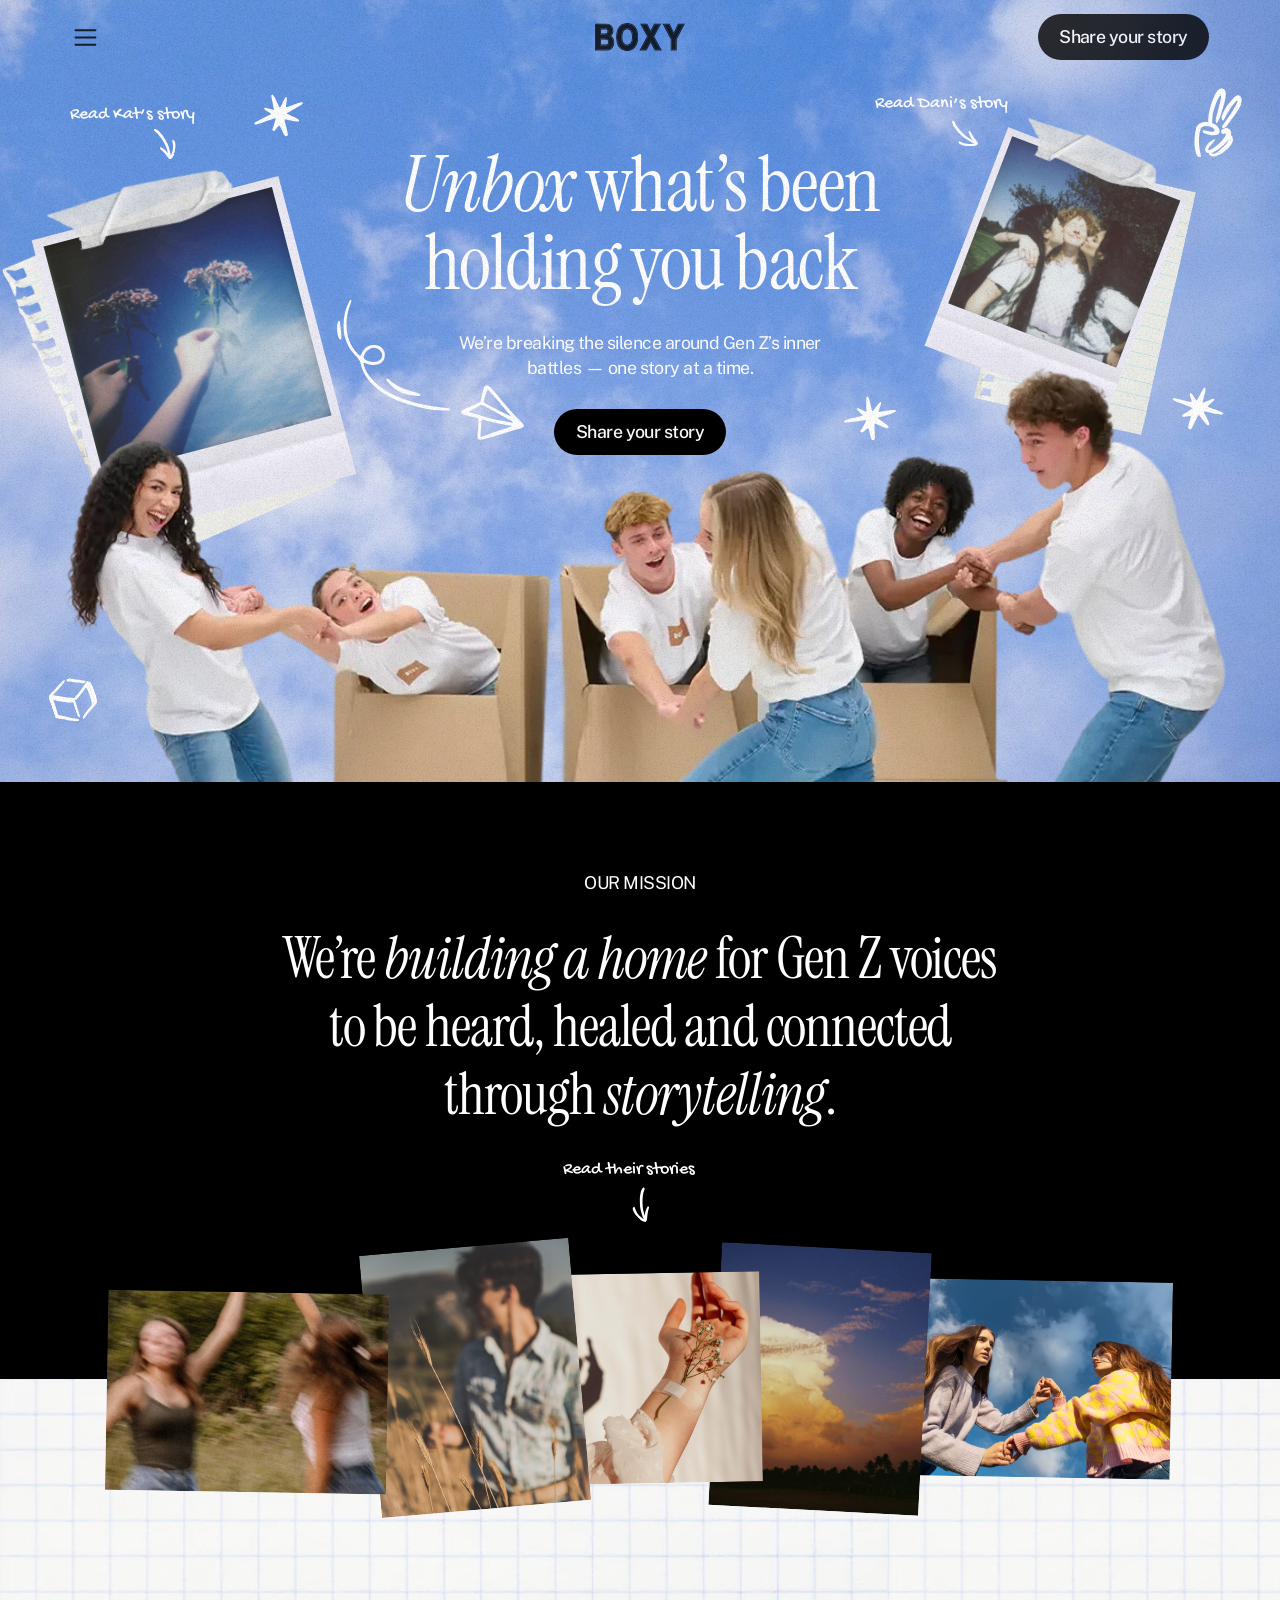
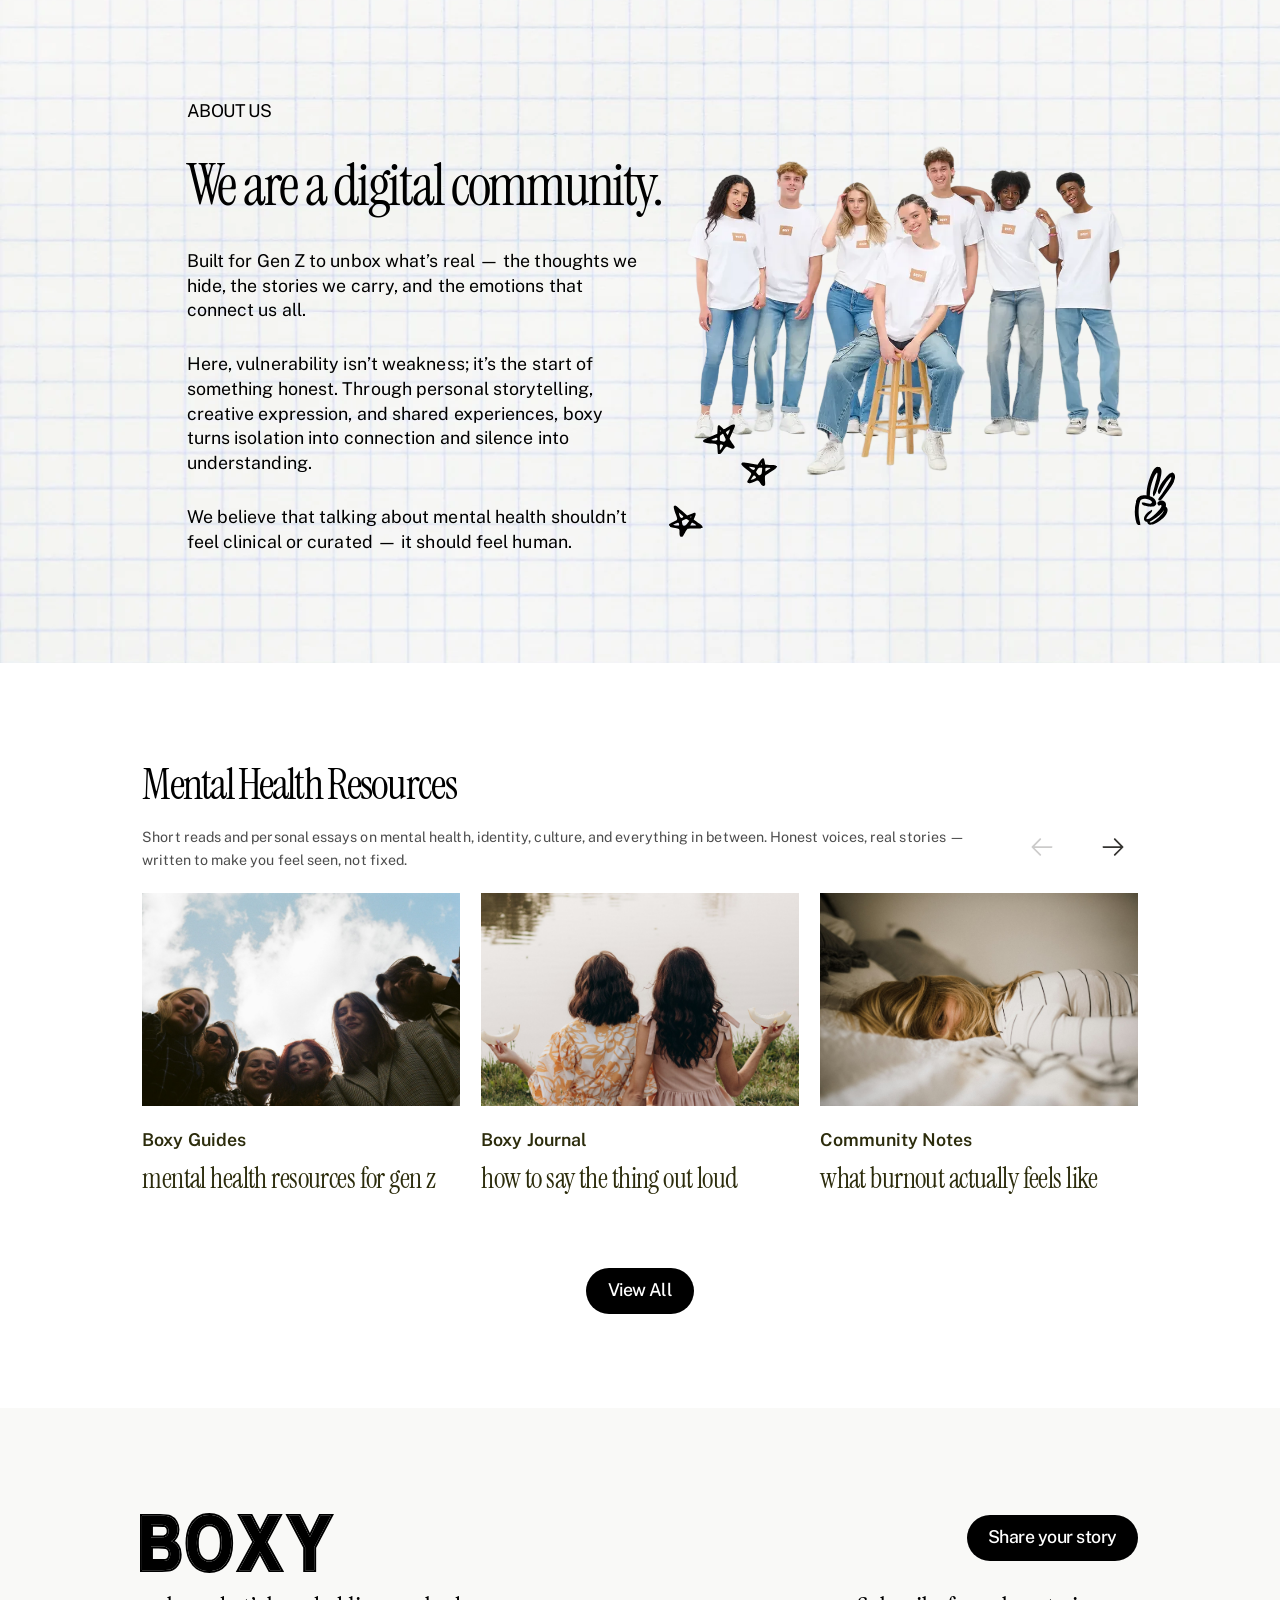
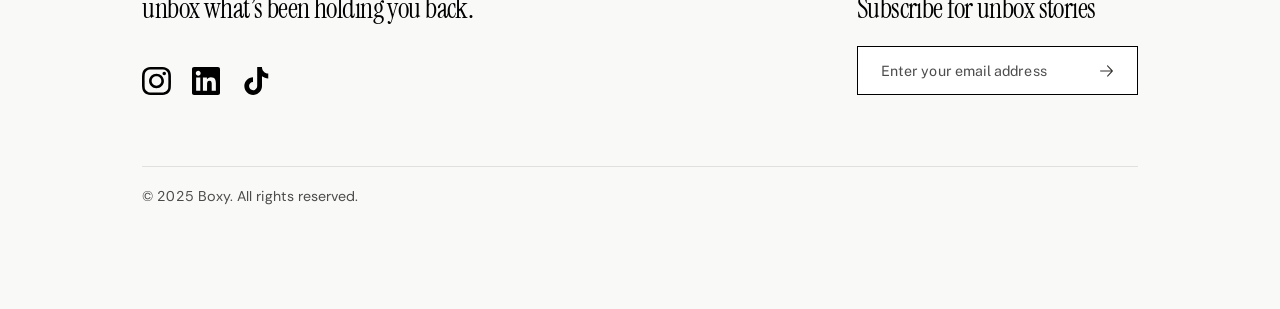
<file: index.html>
<!doctype html>
<html lang="en">
<head>
<meta charset="utf-8">
<meta name="viewport" content="width=device-width, initial-scale=1">
<title>BOXY — Unbox what’s been holding you back</title>
<meta name="description" content="Boxy is a home for Gen Z voices to be heard, healed and connected through storytelling.">
<link rel="icon" href="favicon.svg" type="image/svg+xml">
<link rel="preconnect" href="https://fonts.googleapis.com">
<link rel="preconnect" href="https://fonts.gstatic.com" crossorigin>
<link href="https://fonts.googleapis.com/css2?family=Gochi+Hand&family=Instrument+Serif:ital@0;1&family=Public+Sans:wght@400;500;600&family=Rethink+Sans&display=swap" rel="stylesheet">
<link rel="stylesheet" href="css/style.css?v=3">
<script>document.documentElement.classList.add('js')</script>
</head>
<body>
<div class="page">

  <section class="hero-home">
    <header class="nav">
      <div><button class="nav-menu" type="button" aria-controls="menu"><img src="assets/icon-list.svg" alt=""></button></div>
      <a class="nav-logo" href="index.html" aria-label="Boxy — home"><img src="assets/home-logo.svg" alt=""></a>
      <div><a class="btn" href="share.html#write">Share your story</a></div>
    </header>

    <!-- scribbles + polaroids (coordinates straight from the Figma frame) -->
    <img class="abs par bob" style="left:379px;top:337px;transform:scaleY(-1);--d:22" src="assets/home-plane.svg" alt="">

    <div class="rb par" style="left:280px;top:99px;width:67.957px;height:60.981px;--d:30"><img class="wig" style="transform:rotate(-11.77deg) scaleY(-1)" src="assets/home-spark-1.svg" alt=""></div>
    <img class="note par" style="left:189.71px;top:426.53px;width:284.636px;height:415.239px;--r:-22.83deg;--d:-8;--i:0" src="assets/note-paper.webp" alt="">
    <a class="pol par" href="share.html#kat" aria-label="Read Kat’s story" style="--x:218.7px;--y:401.5px;--w:287.283px;--r:-14.62deg;--d:-16;--i:1">
      <span class="pol-base"><img src="assets/polaroid-base.jpg" alt=""></span>
      <span class="pol-photo"><img src="assets/photo-flowers.jpg" alt="A hand holding flowers up to a blue sky"></span>
      <img class="pol-tape" src="assets/tape.webp" alt="">
    </a>
    <p class="tag hand par" style="left:149px;top:116px;--d:-22">Read Kat’s story</p>
    <div class="rb par" style="left:165.69px;top:144px;width:36.007px;height:35.828px;--d:-22"><img class="bob" style="transform:rotate(104.05deg)" src="assets/arrow-scribble.svg" alt=""></div>
    <button class="abs par cube" type="button" aria-label="Spin the box" style="left:50px;top:755.79px;width:64.142px;height:62.464px;--d:36">
      <span class="rb" style="left:6px;top:20.56px;width:28.061px;height:22.311px"><img style="transform:rotate(-19.14deg)" src="assets/cube-1.svg" alt=""></span>
      <span class="rb" style="left:45.12px;top:12.92px;width:13.088px;height:25.951px"><img style="transform:rotate(-19.14deg)" src="assets/cube-2.svg" alt=""></span>
      <span class="rb" style="left:4.19px;top:20.74px;width:34.995px;height:41.722px"><img style="transform:rotate(-19.14deg)" src="assets/cube-3.svg" alt=""></span>
      <span class="rb" style="left:31.17px;top:31.1px;width:10.668px;height:21.626px"><img style="transform:rotate(-19.14deg)" src="assets/cube-4.svg" alt=""></span>
      <span class="rb" style="left:30.98px;top:9.89px;width:33.138px;height:42.953px"><img style="transform:rotate(-19.14deg)" src="assets/cube-5.svg" alt=""></span>
      <span class="rb" style="left:23.66px;top:2.01px;width:22.335px;height:16.652px"><img style="transform:rotate(-19.14deg)" src="assets/cube-6.svg" alt=""></span>
      <span class="rb" style="left:.78px;top:1.08px;width:53.432px;height:40.489px"><img style="transform:rotate(-19.14deg)" src="assets/cube-7.svg" alt=""></span>
    </button>

    <img class="abs par wig" style="left:950px;top:445px;transform:scaleY(-1);--d:26;--i:2" src="assets/home-spark-1.svg" alt="">
    <img class="note par" style="left:1219.52px;top:332.47px;width:216.315px;height:315.592px;--r:12.76deg;--d:8;--i:2" src="assets/note-paper.webp" alt="">
    <a class="pol par" href="share.html#dani" aria-label="Read Dani’s story" style="--x:1189.64px;--y:305.2px;--w:218.328px;--r:20.97deg;--d:16;--i:3">
      <span class="pol-base"><img src="assets/polaroid-base.jpg" alt=""></span>
      <span class="pol-photo"><img src="assets/photo-friends.jpg" alt="Two friends kissing a third on the cheeks"></span>
      <img class="pol-tape" src="assets/tape.webp" alt="">
    </a>
    <p class="tag hand par" style="left:1059px;top:104px;--d:22">Read Dani’s story</p>
    <img class="abs par bob" style="left:1071.26px;top:135.05px;transform:scaleY(-1);--d:22;--i:1" src="assets/arrow-scribble.svg" alt="">
    <div class="rb par" style="left:1339px;top:95px;width:59.618px;height:88.386px;--d:34"><img class="wig" style="transform:rotate(10.9deg);--i:3" src="assets/peace.svg" alt=""></div>
    <div class="rb par" style="left:1309px;top:423px;width:75.698px;height:72.075px;--d:40"><img class="wig" style="transform:rotate(28.46deg) scaleY(-1);--i:1" src="assets/home-spark-1.svg" alt=""></div>

    <div class="hero-copy">
      <h1><em>Unbox </em>what’s been<br>holding you back</h1>
      <p>We’re breaking the silence around Gen Z’s inner battles — one story at a time.</p>
      <a class="btn" href="share.html#write">Share your story</a>
    </div>

    <div class="people par" style="--d:-6"><img src="assets/people.webp" alt="Six friends in white tees climbing out of cardboard boxes, pulling each other up"></div>
    <div class="grain"></div>
  </section>

  <nav class="menu" id="menu" aria-label="Main">
    <a href="index.html">Home</a>
    <a href="share.html#write">Share your story</a>
    <a href="share.html">Read stories</a>
    <a href="#about">About us</a>
    <a href="#resources">Resources</a>
    <small>unbox what’s been holding you back.</small>
  </nav>

  <main>
    <section class="mission" id="mission">
      <p class="eyebrow rv">OUR MISSION</p>
      <h2 data-words><span>We’re <em>building a home</em> for Gen Z voices<br>to be heard, healed and connected<br>through <em>storytelling</em>.</span></h2>
      <p class="tag hand">Read their stories</p>
      <div class="rb tag-arrow"><img style="transform:rotate(44.05deg) scaleY(-1)" src="assets/arrow-scribble.svg" alt=""></div>
    </section>

    <section class="about" id="about">
      <div class="strip">
        <a href="share.html" style="--x:1161.91px;--y:.28px;--w:312px;--h:222px;--r:1deg"><img src="assets/strip-5.jpg" alt="Two friends holding hands under a blue sky"><span class="strip-over"><b>Maya &amp; Jo’s story</b>“We stopped pretending we were fine — and started holding on to each other.”<span>Read More</span></span></a>
        <a href="share.html" style="--x:922.96px;--y:.54px;--w:236px;--h:296px;--r:3deg"><img src="assets/strip-4.jpg" alt="Storm clouds lit orange at sunset"><span class="strip-over"><b>Leo’s story</b>“Some days are heavy weather. I’m learning they pass.”<span>Read More</span></span></a>
        <a href="share.html#kat" style="--x:737.91px;--y:-.51px;--w:236px;--h:236px;--r:-1deg"><img src="assets/strip-3.jpg" alt="A hand with a plaster holding dried flowers"><span class="strip-over"><b>Kat’s story</b>“Healing looked small at first. Then it didn’t.”<span>Read More</span></span></a>
        <a href="share.html" style="--x:534.32px;--y:-.28px;--w:236px;--h:296px;--r:-5deg"><img src="assets/strip-2.jpg" alt="A young man standing in a wheat field"><span class="strip-over"><b>Brandon’s story</b>“I didn’t have the words until I read someone else’s.”<span>Read More</span></span></a>
        <a href="share.html#dani" style="--x:277.91px;--y:14.67px;--w:315.827px;--h:224.723px;--r:1deg"><img src="assets/strip-1.jpg" alt="Two friends dancing in a field"><span class="strip-over"><b>Dani’s story</b>“Turns out joy comes back. It just takes the long way.”<span>Read More</span></span></a>
      </div>

      <div class="about-copy">
        <p class="eyebrow rv">ABOUT US</p>
        <h2 class="rv">We are a digital community.</h2>
        <p class="rv">Built for Gen Z to unbox what’s real — the thoughts we hide, the stories we carry, and the emotions that connect us all.</p>
        <p class="rv">Here, vulnerability isn’t weakness; it’s the start of something honest. Through personal storytelling, creative expression, and shared experiences, boxy turns isolation into connection and silence into understanding.</p>
        <p class="rv">We believe that talking about mental health shouldn’t feel clinical or curated — it should feel human.</p>
      </div>
      <div class="about-art rv">
        <div class="about-photo"><img src="assets/group.webp" alt="The Boxy community: seven friends in matching white tees"></div>
        <div class="rb" style="left:502.59px;top:410.17px;width:50.735px;height:75.218px"><img class="wig" style="transform:rotate(10.9deg) scale(.851);filter:invert(1)" src="assets/peace.svg" alt=""></div>
        <div class="rb" style="left:20.65px;top:366px;width:36px;height:34px"><img class="wig" style="transform:scaleY(-1);--i:1" src="assets/about-star-1.svg" alt=""></div>
        <div class="rb" style="left:56.2px;top:393.6px;width:48.2px;height:47.7px"><img class="wig" style="transform:rotate(-147.31deg) scaleX(-1);--i:2" src="assets/about-star-2.svg" alt=""></div>
        <div class="rb" style="left:-25px;top:449.6px;width:45.6px;height:46.4px"><img class="wig" style="transform:rotate(-114.62deg) scaleX(-1);--i:3" src="assets/about-star-3.svg" alt=""></div>
      </div>
    </section>

    <section class="resources" id="resources">
      <div class="res-inner">
        <div class="res-head">
          <div>
            <h2 class="rv">Mental Health Resources</h2>
            <p class="rv">Short reads and personal essays on mental health, identity, culture, and everything in between. Honest voices, real stories — written to make you feel seen, not fixed.</p>
          </div>
          <div class="res-arrows">
            <button class="prev" type="button" aria-label="Previous resources"><img src="assets/arrow-left.svg" alt=""></button>
            <button class="next" type="button" aria-label="More resources"><img src="assets/arrow-right.svg" alt=""></button>
          </div>
        </div>
        <div class="res-track"></div><!-- cards come from js/articles.js -->
      </div>
      <button class="btn" id="viewAll" type="button">View All</button>
    </section>
  </main>

  <footer class="footer">
    <div class="footer-top">
      <div class="footer-brand">
        <div class="footer-id">
          <div class="footer-logo"><img src="assets/logo-footer.svg" alt="Boxy"></div>
          <p class="serif-32">unbox what’s been holding you back.</p>
        </div>
        <div class="socials">
          <a href="#" aria-label="Instagram"><img src="assets/social-ig.svg" alt=""></a>
          <a href="#" aria-label="LinkedIn"><img src="assets/social-in.svg" alt=""></a>
          <a href="#" aria-label="TikTok"><img src="assets/social-tt.svg" alt=""></a>
        </div>
      </div>
      <div class="footer-side">
        <a class="btn" href="share.html#write">Share your story</a>
        <form class="subscribe" novalidate>
          <label class="serif-32" for="sub">Subscribe for unbox stories</label>
          <div class="subscribe-field">
            <input id="sub" type="email" placeholder="Enter your email address" autocomplete="email" required>
            <button type="submit" aria-label="Subscribe"><img src="assets/arrow-right-sm.svg" alt=""></button>
            <span class="subscribe-ok" role="status">You’re in — talk soon.</span>
          </div>
        </form>
      </div>
    </div>
    <div class="footer-bottom"><hr><p>© 2025 Boxy. All rights reserved.</p></div>
  </footer>
</div>
<script src="js/articles.js?v=3"></script>
<script src="js/main.js?v=3"></script>
</body>
</html>
</file>
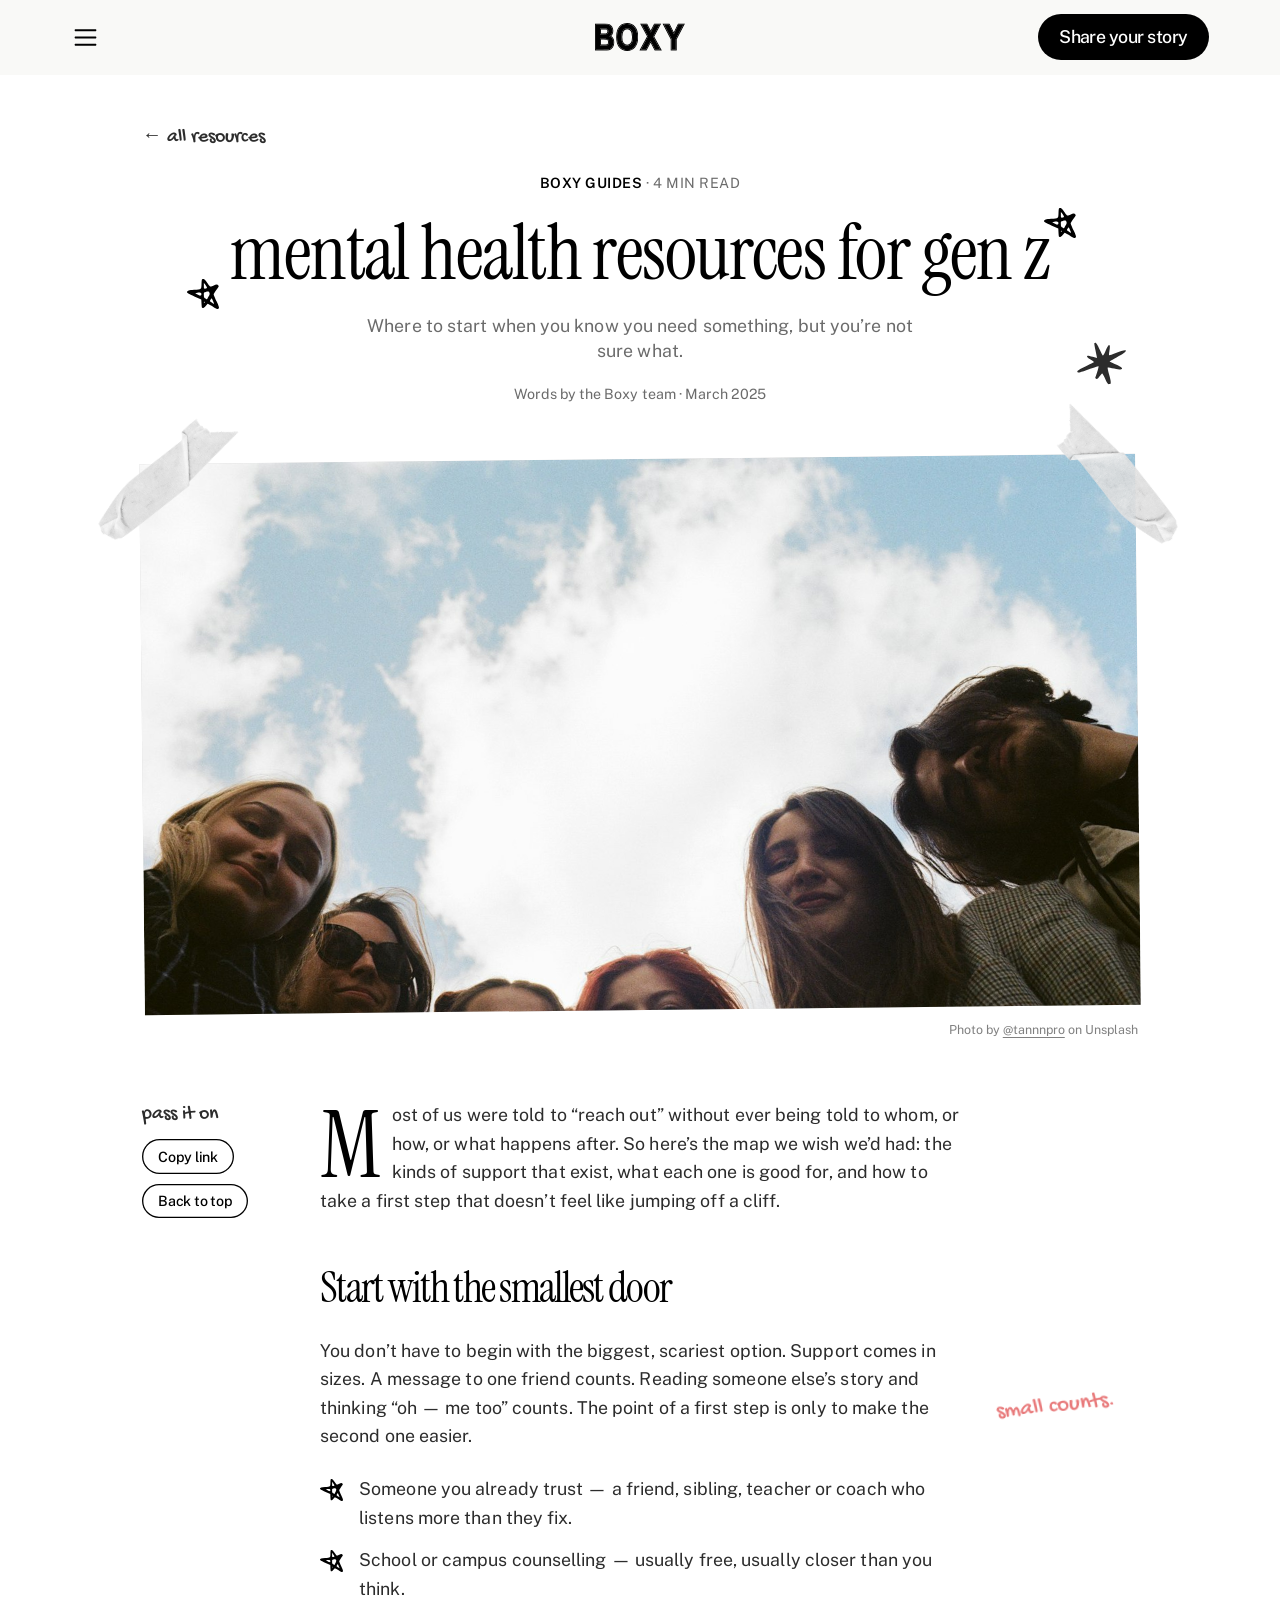
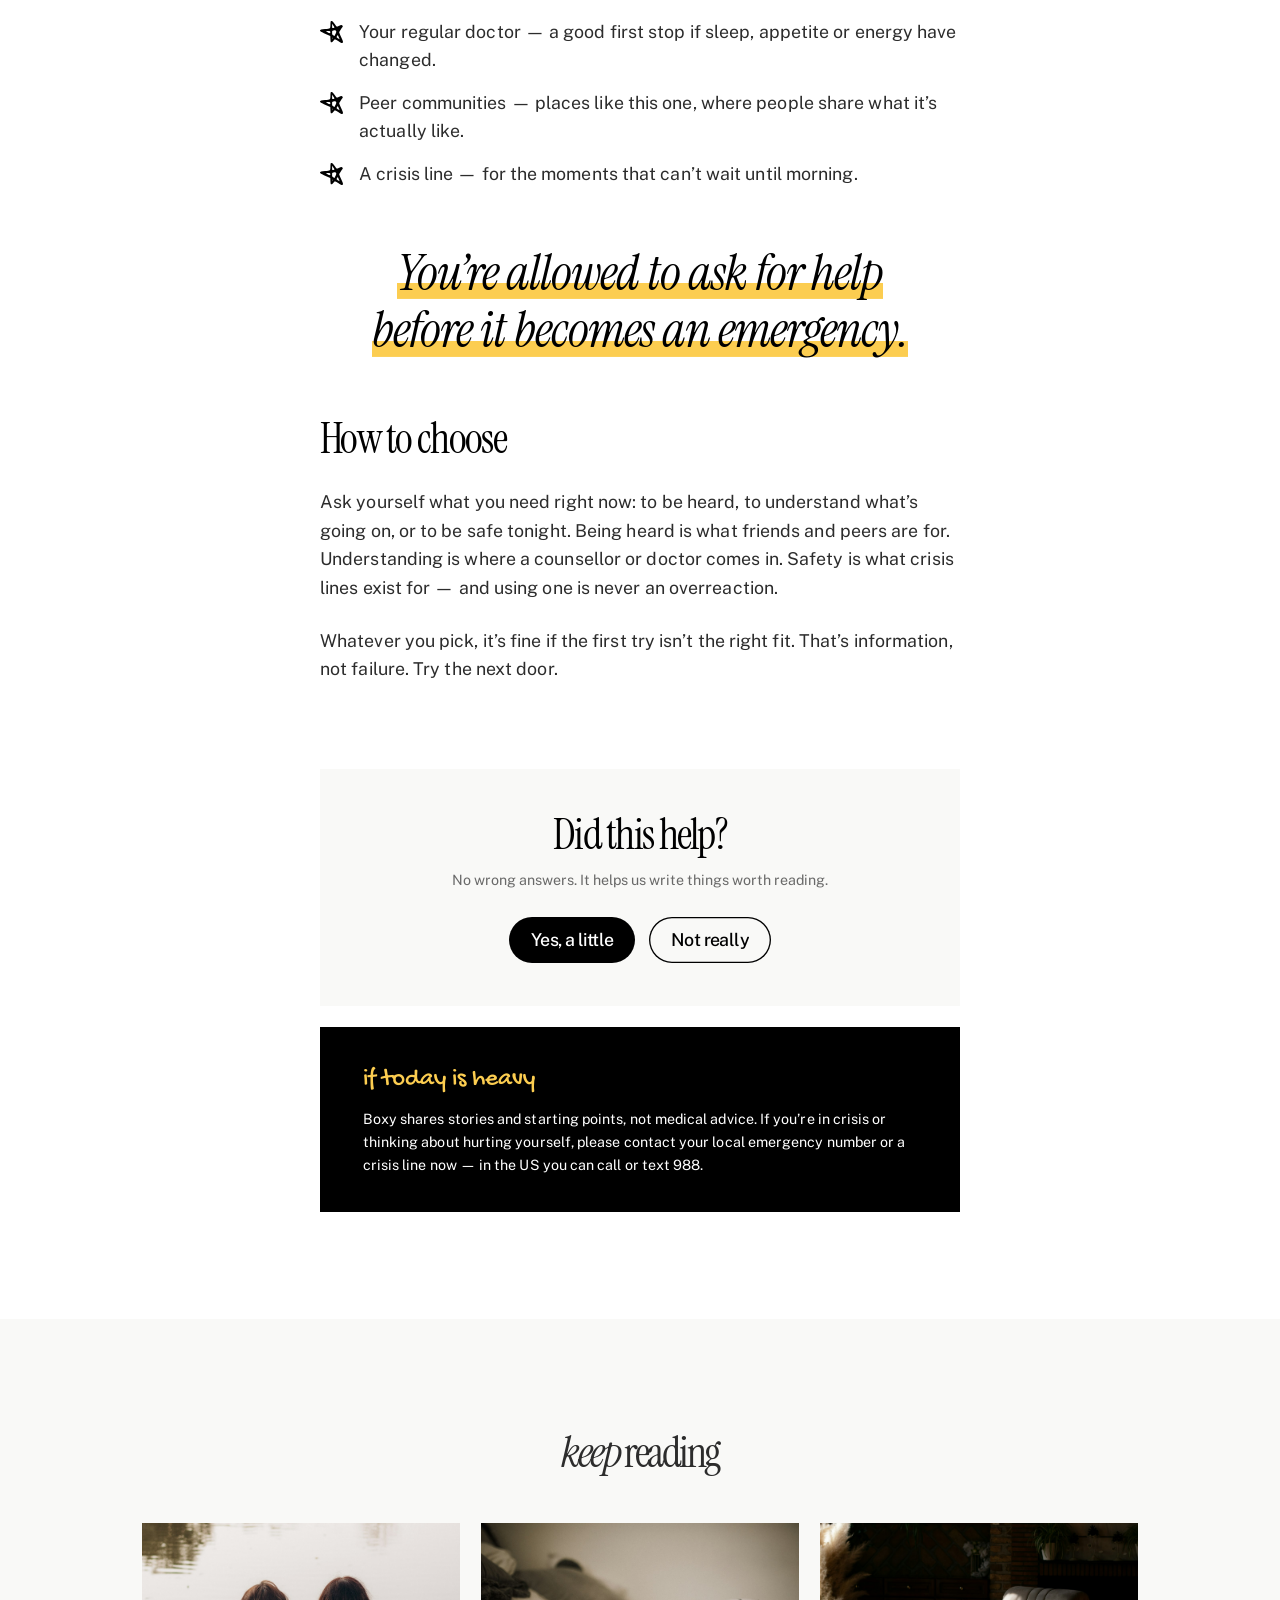
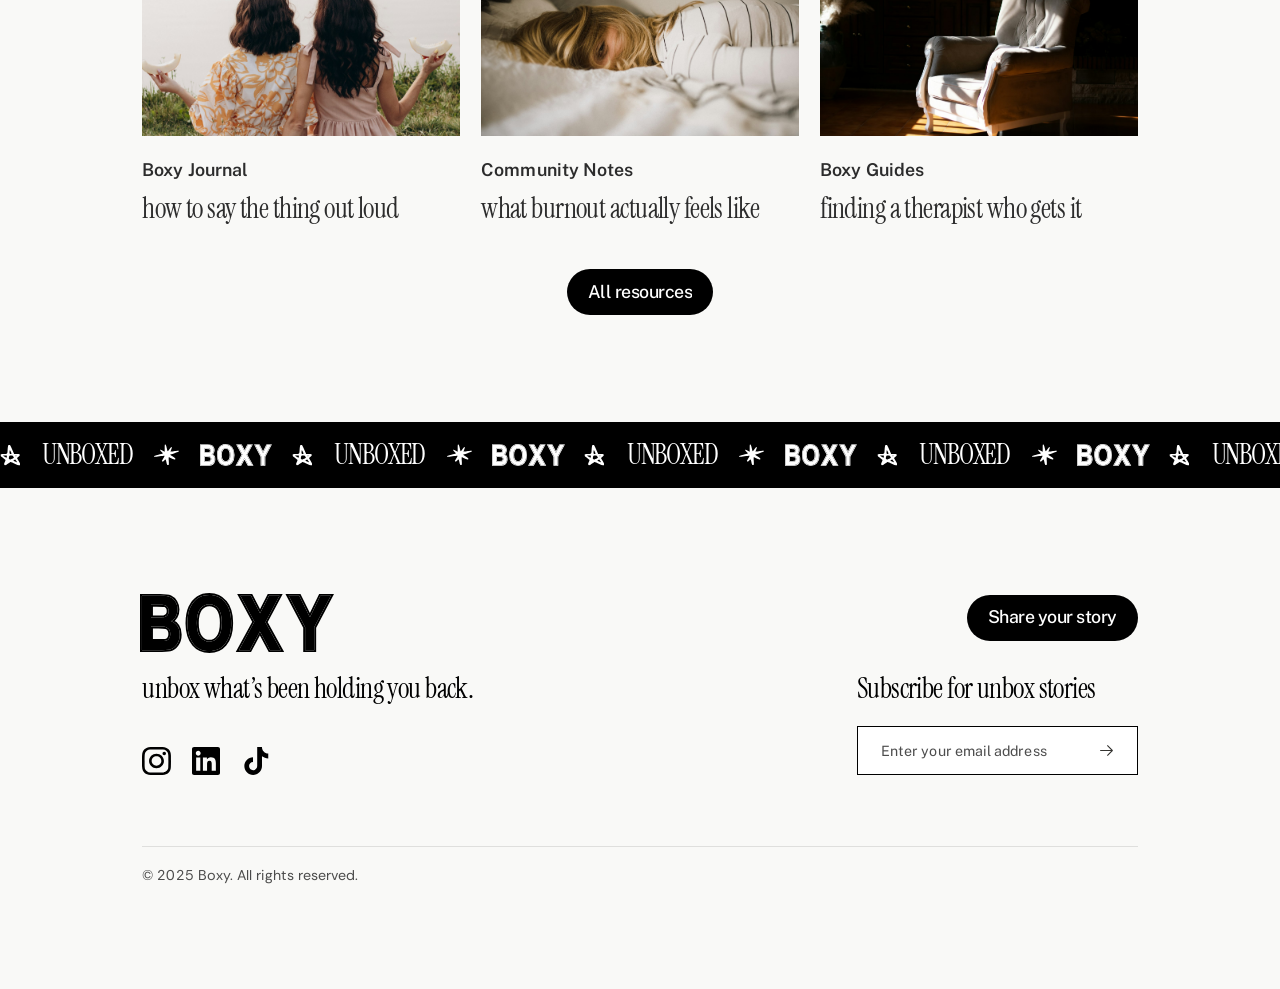
<file: article.html>
<!doctype html>
<html lang="en">
<head>
<meta charset="utf-8">
<meta name="viewport" content="width=device-width, initial-scale=1">
<title>Resources — BOXY</title>
<link rel="icon" href="favicon.svg" type="image/svg+xml">
<link rel="preconnect" href="https://fonts.googleapis.com">
<link rel="preconnect" href="https://fonts.gstatic.com" crossorigin>
<link href="https://fonts.googleapis.com/css2?family=Gochi+Hand&family=Instrument+Serif:ital@0;1&family=Public+Sans:wght@400;500;600&family=Rethink+Sans&display=swap" rel="stylesheet">
<link rel="stylesheet" href="css/style.css?v=3">
<script>document.documentElement.classList.add('js')</script>
</head>
<body>
<div class="page">
  <div class="progress" aria-hidden="true"></div>

  <header class="nav">
    <div><button class="nav-menu" type="button" aria-controls="menu"><img src="assets/icon-list.svg" alt=""></button></div>
    <a class="nav-logo" href="index.html" aria-label="Boxy — home"><img src="assets/logo-nav.svg" alt=""></a>
    <div><a class="btn" href="share.html#write">Share your story</a></div>
  </header>

  <nav class="menu" id="menu" aria-label="Main">
    <a href="index.html">Home</a>
    <a href="share.html#write">Share your story</a>
    <a href="share.html">Read stories</a>
    <a href="index.html#about">About us</a>
    <a href="index.html#resources">Resources</a>
    <small>unbox what’s been holding you back.</small>
  </nav>

  <!-- content is filled in by js/articles.js from ?id=… -->
  <main class="post" id="post">
    <header class="post-head">
      <a class="post-back hand" href="index.html#resources"><span>←</span> all resources</a>
      <p class="post-kicker rv"><b id="pSrc"></b> · <span id="pMins"></span> min read</p>
      <h1 id="pTitle" data-words></h1>
      <p class="post-dek rv" id="pDek"></p>
      <p class="post-meta rv">Words by the Boxy team · <span id="pDate"></span></p>
      <img class="post-scribble s1 wig" src="assets/about-star-1.svg" alt="">
      <img class="post-scribble s2 wig" style="--i:2" src="assets/about-star-2.svg" alt="">
      <img class="post-scribble s3 wig" style="--i:1" src="assets/book-spark.svg" alt="">
    </header>

    <figure class="post-hero">
      <div class="post-hero-img"><img id="pImg" alt=""></div>
      <img class="post-tape t1" src="assets/tape.webp" alt="">
      <img class="post-tape t2" src="assets/tape.webp" alt="">
      <figcaption id="pCredit"></figcaption>
    </figure>

    <div class="post-layout">
      <aside class="post-rail">
        <p class="hand">pass it on</p>
        <button class="btn btn-line" id="copy" type="button">Copy link</button>
        <a class="btn btn-line" href="#post">Back to top</a>
      </aside>
      <article class="post-body" id="pBody"></article>
    </div>

    <section class="post-helpful rv" id="helpful">
      <h2>Did this help?</h2>
      <p>No wrong answers. It helps us write things worth reading.</p>
      <div><button class="btn" type="button" data-v="yes">Yes, a little</button><button class="btn btn-line" type="button" data-v="no">Not really</button></div>
    </section>

    <aside class="post-care rv">
      <p class="hand">if today is heavy</p>
      <p>Boxy shares stories and starting points, not medical advice. If you’re in crisis or thinking about hurting yourself, please contact your local emergency number or a crisis line now — in the US you can call or text 988.</p>
    </aside>
  </main>

  <section class="featured post-more">
    <div class="featured-head"><h2 data-words><em>keep</em> reading</h2></div>
    <div class="featured-grid" id="pMore"></div>
    <a class="btn" href="index.html#resources">All resources</a>
  </section>

  <div class="marquee" aria-hidden="true"></div>

  <footer class="footer">
    <div class="footer-top">
      <div class="footer-brand">
        <div class="footer-id">
          <div class="footer-logo"><img src="assets/logo-footer.svg" alt="Boxy"></div>
          <p class="serif-32">unbox what’s been holding you back.</p>
        </div>
        <div class="socials">
          <a href="#" aria-label="Instagram"><img src="assets/social-ig.svg" alt=""></a>
          <a href="#" aria-label="LinkedIn"><img src="assets/social-in.svg" alt=""></a>
          <a href="#" aria-label="TikTok"><img src="assets/social-tt.svg" alt=""></a>
        </div>
      </div>
      <div class="footer-side">
        <a class="btn" href="share.html#write">Share your story</a>
        <form class="subscribe" novalidate>
          <label class="serif-32" for="sub">Subscribe for unbox stories</label>
          <div class="subscribe-field">
            <input id="sub" type="email" placeholder="Enter your email address" autocomplete="email" required>
            <button type="submit" aria-label="Subscribe"><img src="assets/arrow-right-sm.svg" alt=""></button>
            <span class="subscribe-ok" role="status">You’re in — talk soon.</span>
          </div>
        </form>
      </div>
    </div>
    <div class="footer-bottom"><hr><p>© 2025 Boxy. All rights reserved.</p></div>
  </footer>
</div>
<script src="js/articles.js?v=3"></script>
<script src="js/main.js?v=3"></script>
</body>
</html>
</file>
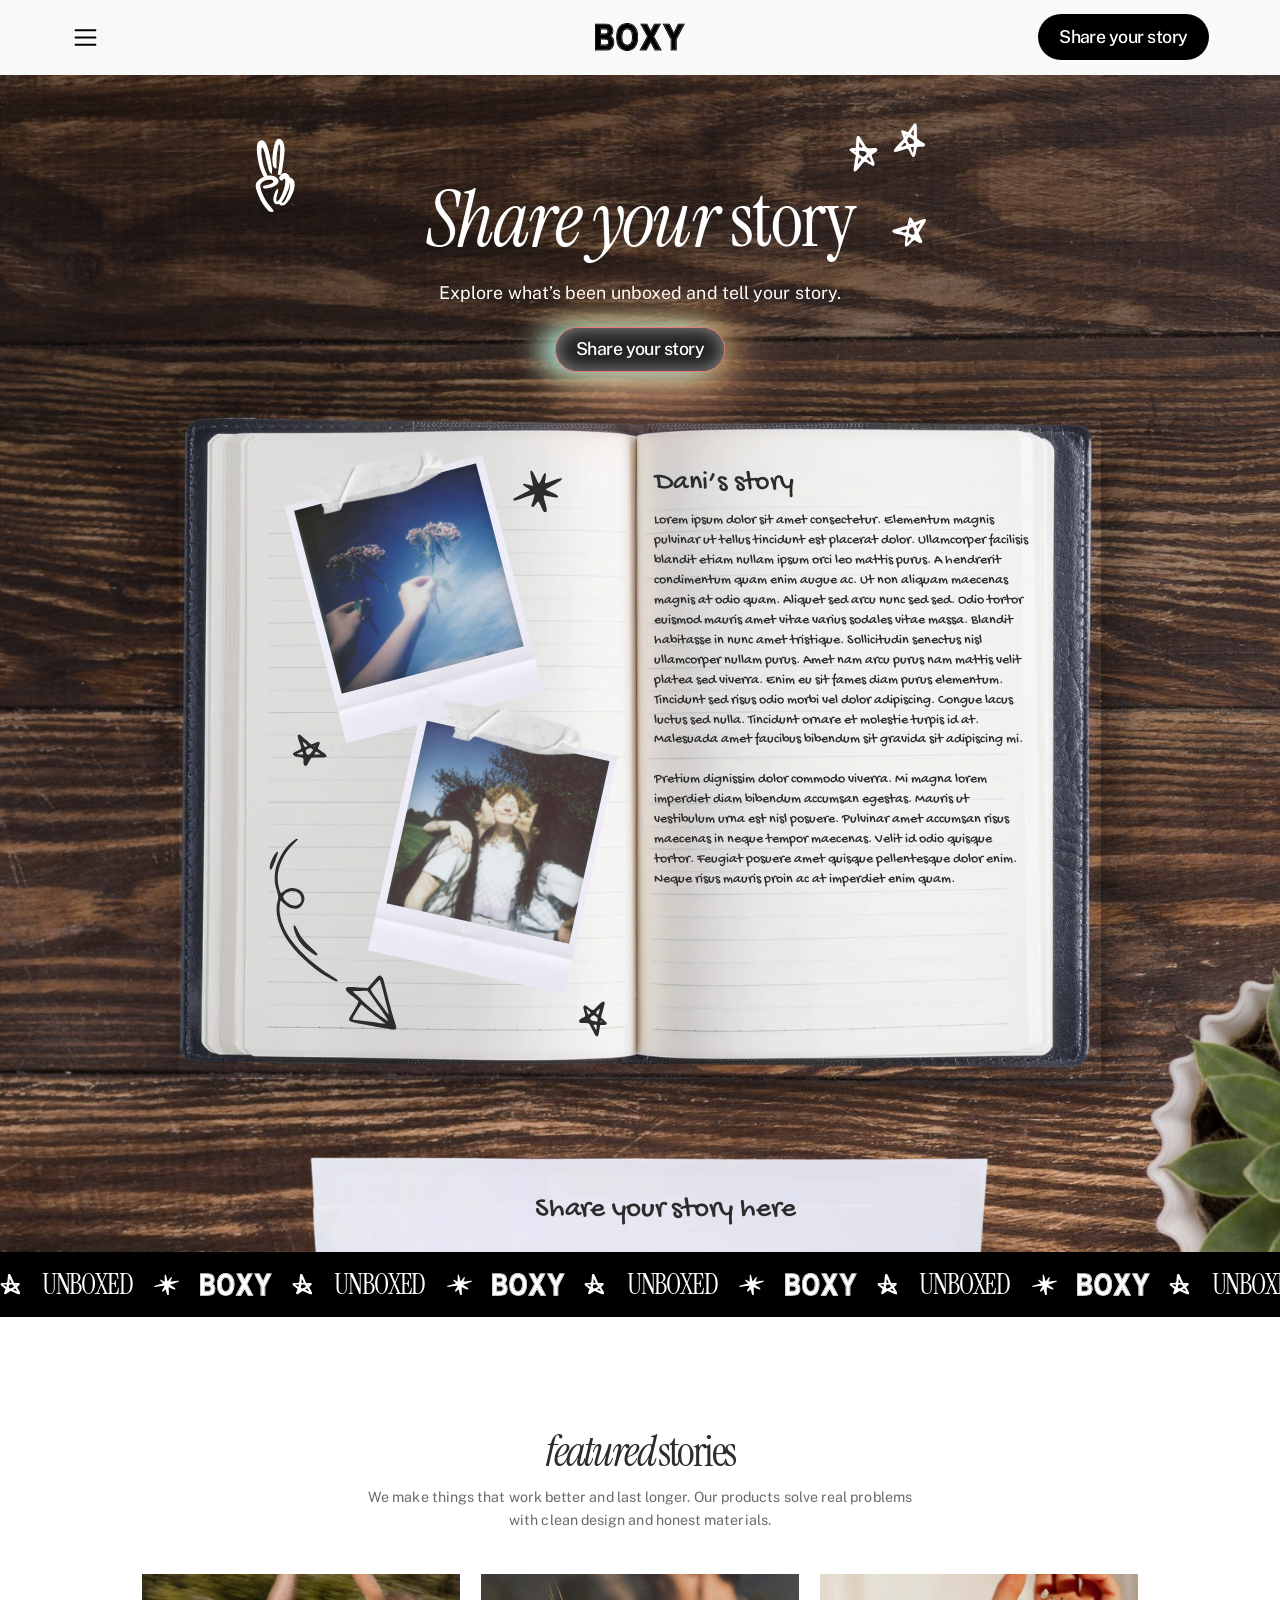
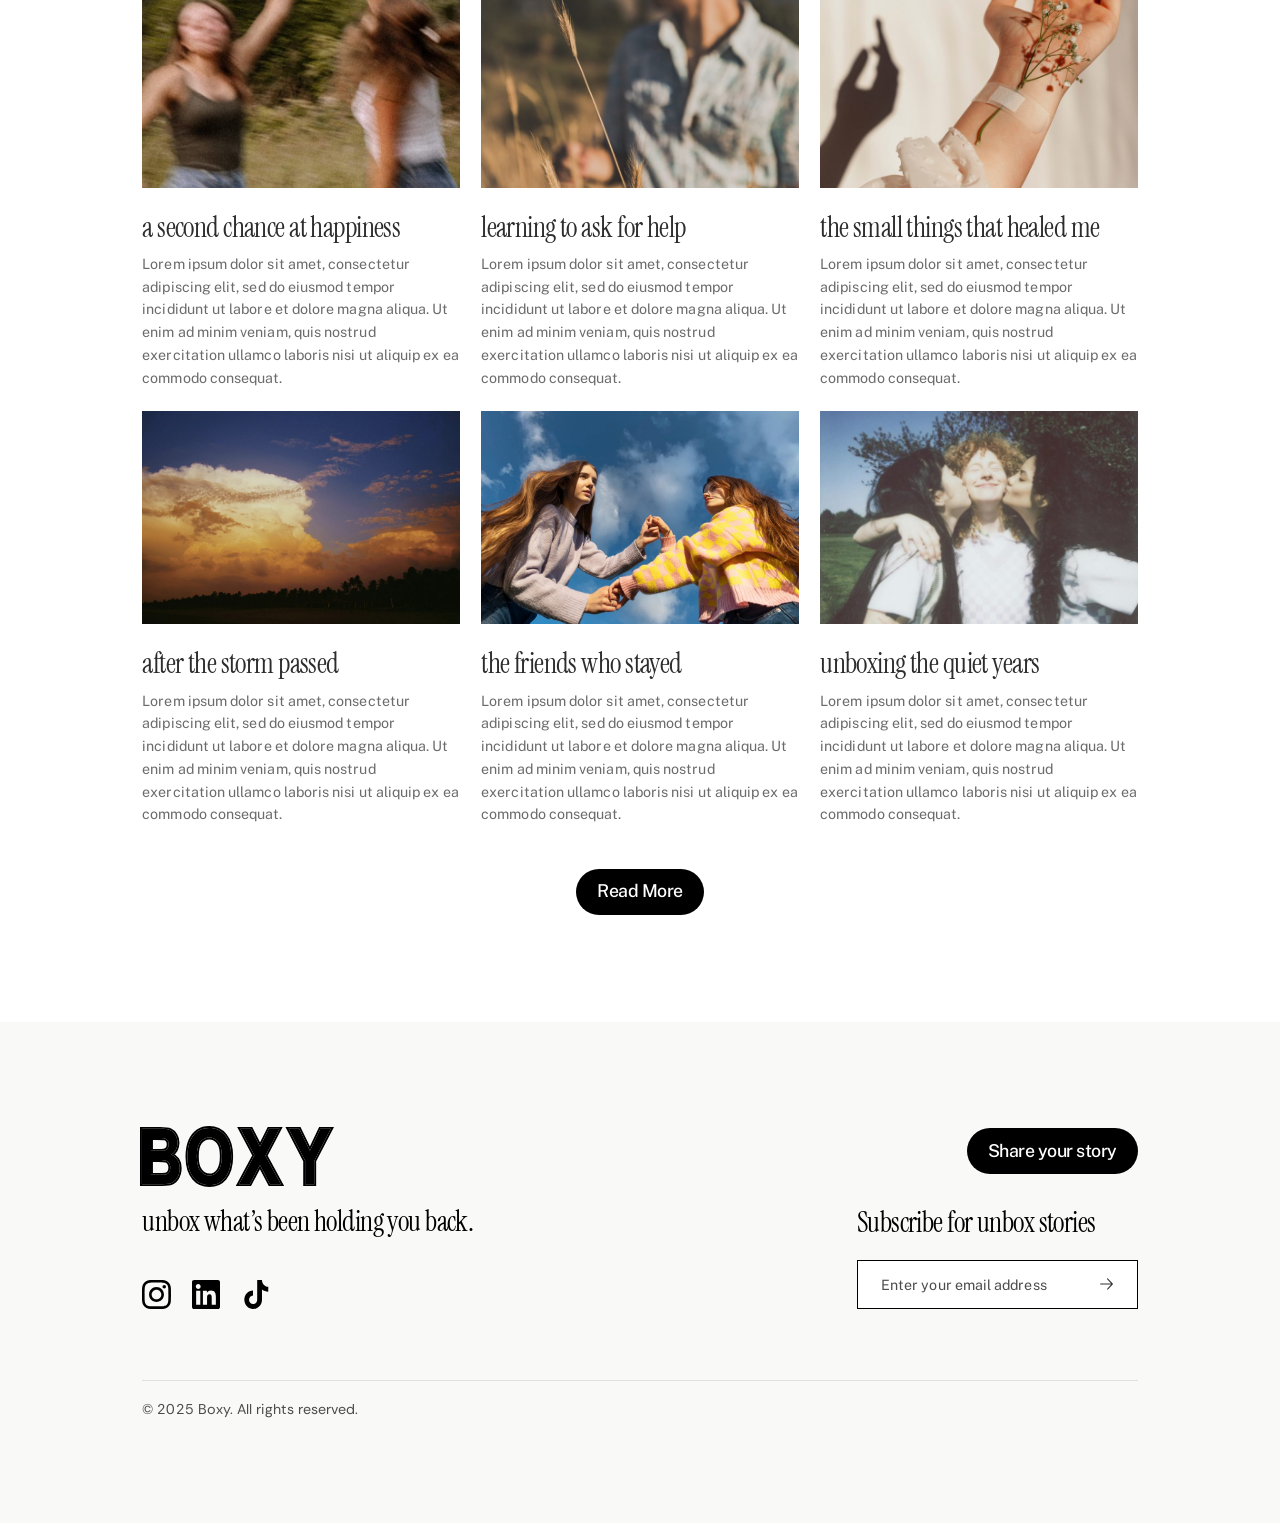
<file: share.html>
<!doctype html>
<html lang="en">
<head>
<meta charset="utf-8">
<meta name="viewport" content="width=device-width, initial-scale=1">
<title>Share your story — BOXY</title>
<meta name="description" content="Explore what’s been unboxed and tell your story.">
<link rel="icon" href="favicon.svg" type="image/svg+xml">
<link rel="preconnect" href="https://fonts.googleapis.com">
<link rel="preconnect" href="https://fonts.gstatic.com" crossorigin>
<link href="https://fonts.googleapis.com/css2?family=Gochi+Hand&family=Instrument+Serif:ital@0;1&family=Public+Sans:wght@400;500;600&family=Rethink+Sans&display=swap" rel="stylesheet">
<link rel="stylesheet" href="css/style.css?v=3">
<script>document.documentElement.classList.add('js')</script>
</head>
<body>
<div class="page">

  <header class="nav">
    <div><button class="nav-menu" type="button" aria-controls="menu"><img src="assets/icon-list.svg" alt=""></button></div>
    <a class="nav-logo" href="index.html" aria-label="Boxy — home"><img src="assets/logo-nav.svg" alt=""></a>
    <div><a class="btn js-share" href="#write">Share your story</a></div>
  </header>

  <nav class="menu" id="menu" aria-label="Main">
    <a href="index.html">Home</a>
    <a class="js-share" href="#write">Share your story</a>
    <a class="js-read" href="#hero">Read stories</a>
    <a href="#featured">Featured stories</a>
    <a href="index.html#resources">Resources</a>
    <small>unbox what’s been holding you back.</small>
  </nav>

  <main>
    <section class="hero-share" id="hero" data-mode="read">
      <div class="wood"></div>
      <img class="deco deco-stars wig" src="assets/hero-stars.svg" alt="">
      <img class="deco deco-peace" src="assets/peace.svg" alt="">

      <div class="hero-head">
        <h1><em>Share your </em>story</h1>
        <p>Explore what’s been unboxed and tell your story.</p>
        <button class="btn cta" id="cta" type="button">Share your story</button>
      </div>

      <!-- the open notebook: read other people's stories -->
      <article class="book" id="book" aria-live="polite">
        <div class="book-img"><img src="assets/book.webp" alt=""></div>
        <div class="rb" style="left:121px;top:350.4px;width:45.57px;height:46.33px"><img class="wig" style="transform:rotate(-114.62deg) scaleX(-1)" src="assets/book-star-1.svg" alt=""></div>
        <div class="rb" style="left:445px;top:649.4px;width:48.68px;height:48.94px"><img class="wig" style="transform:rotate(-50.8deg) scaleX(-1);--i:2" src="assets/book-star-2.svg" alt=""></div>
        <div class="rb" style="left:49px;top:468.4px;width:258.46px;height:234.71px"><img style="transform:rotate(-153.46deg) scaleX(-1)" src="assets/book-plane.svg" alt=""></div>
        <div class="rb" style="left:371px;top:54.39px;width:67.957px;height:60.981px"><img class="wig" style="transform:rotate(-11.77deg) scaleY(-1);--i:1" src="assets/book-spark.svg" alt=""></div>

        <h2 class="book-title" id="storyTitle">Dani’s story</h2>
        <div class="book-body" id="storyBody"></div>

        <div class="pol lift" id="polA" style="--x:265px;--y:206.22px;--w:229.006px;--r:-14.62deg">
          <span class="pol-base"><img src="assets/polaroid-base.jpg" alt=""></span>
          <span class="pol-photo"><img src="assets/photo-flowers.jpg" alt=""></span>
          <img class="pol-tape" src="assets/tape.webp" alt="">
        </div>
        <div class="pol lift" id="polB" style="--x:353.22px;--y:491.24px;--w:227.544px;--r:12.49deg">
          <span class="pol-base"><img src="assets/polaroid-base.jpg" alt=""></span>
          <span class="pol-photo"><img src="assets/photo-friends.jpg" alt=""></span>
          <img class="pol-tape" src="assets/tape.webp" alt="">
        </div>

        <div class="book-flip"></div>
        <button class="book-nav prev" type="button" aria-label="Previous story"><img src="assets/arrow-left.svg" alt=""></button>
        <button class="book-nav next" type="button" aria-label="Next story"><img src="assets/arrow-right.svg" alt=""></button>
      </article>

      <!-- the typewriter: write your own -->
      <div class="tw" id="tw">
        <div class="tw-in">
          <div class="tw-img"><img src="assets/typewriter.webp" alt=""></div>
          <p class="tw-label">Share your story here</p>

          <form class="sheet" id="sheet" novalidate>
            <div class="step step-1 is-active">
              <div class="step-row">
                <label class="field"><input name="name" spellcheck="false" placeholder="Name" aria-label="Name" autocomplete="name" required><img class="edit" src="assets/bx-edit.svg" alt=""></label>
                <label class="field"><input name="email" type="email" spellcheck="false" placeholder="Email" aria-label="Email" autocomplete="email" required><img class="edit" src="assets/bx-edit-b.svg" alt=""></label>
              </div>
              <label class="field"><input name="title" placeholder="Story Title" aria-label="Story title" required><img class="edit" src="assets/bx-edit.svg" alt=""></label>
              <label class="field field-area"><textarea name="story" placeholder="Your story" aria-label="Your story" required></textarea><img class="edit" src="assets/bx-edit.svg" alt=""></label>
              <div class="step-foot"><span class="step-count">1 of 2 Steps</span><button class="pill" id="next" type="submit" disabled>Next</button></div>
            </div>

            <div class="step step-2">
              <div class="pol upload" id="upload" style="--x:421.5px;--y:151.6px;--w:215.09px;--px:4.57%;--py:1.18%;--tx:50.4%">
                <span class="pol-base"><img src="assets/polaroid-base.jpg" alt=""></span>
                <span class="pol-photo">
                  <img id="photo" alt="Your photo" hidden>
                  <span class="upload-hint"><img src="assets/plus.svg" alt=""><span id="uploadText">Upload Image</span></span>
                </span>
                <img class="pol-tape" src="assets/tape.webp" alt="">
                <input type="file" id="file" accept="image/*" aria-label="Upload an image for your story">
              </div>
              <div class="step-foot-wide">
                <p class="legal">By signing up, you agree to receive marketing emails. View our privacy policy and terms of service for more info.</p>
                <div class="step-foot"><span class="step-count">2 of 2 Steps</span><button class="pill" id="submit" type="button" disabled>Submit</button></div>
              </div>
            </div>

            <div class="step step-3" role="status">
              <p>Your story has been submitted!</p>
              <button class="pill" id="back" type="button">Back to stories</button>
            </div>
          </form>

          <div class="typebars" id="typebars" aria-hidden="true"></div>
          <i class="tw-hit" id="hit" aria-hidden="true"></i>
        </div>
        <button class="tw-open" id="twOpen" type="button" aria-label="Share your story here"></button>
      </div>

      <button class="snd" id="snd" type="button" aria-pressed="true">♪ typewriter sound</button>
    </section>

    <div class="marquee" aria-hidden="true"></div>

    <section class="featured" id="featured">
      <div class="featured-head">
        <h2 data-words><em>featured</em> stories</h2>
        <p class="rv">We make things that work better and last longer. Our products solve real problems with clean design and honest materials.</p>
      </div>
      <div class="featured-grid" id="grid"></div>
      <button class="btn" id="more" type="button">Read More</button>
    </section>
  </main>

  <footer class="footer">
    <div class="footer-top">
      <div class="footer-brand">
        <div class="footer-id">
          <div class="footer-logo"><img src="assets/logo-footer.svg" alt="Boxy"></div>
          <p class="serif-32">unbox what’s been holding you back.</p>
        </div>
        <div class="socials">
          <a href="#" aria-label="Instagram"><img src="assets/social-ig.svg" alt=""></a>
          <a href="#" aria-label="LinkedIn"><img src="assets/social-in.svg" alt=""></a>
          <a href="#" aria-label="TikTok"><img src="assets/social-tt.svg" alt=""></a>
        </div>
      </div>
      <div class="footer-side">
        <a class="btn js-share" href="#write">Share your story</a>
        <form class="subscribe" novalidate>
          <label class="serif-32" for="sub">Subscribe for unbox stories</label>
          <div class="subscribe-field">
            <input id="sub" type="email" placeholder="Enter your email address" autocomplete="email" required>
            <button type="submit" aria-label="Subscribe"><img src="assets/arrow-right-sm.svg" alt=""></button>
            <span class="subscribe-ok" role="status">You’re in — talk soon.</span>
          </div>
        </form>
      </div>
    </div>
    <div class="footer-bottom"><hr><p>© 2025 Boxy. All rights reserved.</p></div>
  </footer>
</div>
<script src="js/main.js?v=3"></script>
<script src="js/share.js?v=3"></script>
</body>
</html>
</file>
<file: css/style.css>
/* BOXY — built on a fixed 1440px design canvas; main.js scales .page with `zoom` to fit the viewport. */
:root { --s: 1; --ink: #2c2c2c; --paper: #f9f9f7; --spring: cubic-bezier(.34, 1.56, .64, 1); --smooth: cubic-bezier(.65, 0, .35, 1); }
*, *::before, *::after { box-sizing: border-box; }
* { margin: 0; }
html { background: var(--paper); overflow-x: hidden; overflow-y: scroll; scroll-behavior: smooth; }
html.menu-open { overflow-y: hidden; }
body { font-family: 'Public Sans', system-ui, sans-serif; color: #000; -webkit-font-smoothing: antialiased; }
img { display: block; max-width: none; }
[hidden] { display: none !important; }
button { font: inherit; color: inherit; background: none; border: 0; padding: 0; cursor: pointer; }
a { color: inherit; text-decoration: none; }
em { font-style: italic; }
:focus-visible { outline: 2px solid #e8797a; outline-offset: 3px; }

.page { width: calc(var(--w, 1440) * 1px); margin: 0 auto; zoom: var(--s); overflow: clip; animation: page-in .6s ease-out both; }
/* Sections keep the 1440 design width, centred; on wider screens their background (--bg) bleeds across the gutters (--g). */
:is(.page > .nav, .hero-home, .mission, .about, .resources, .hero-share, .featured, .footer, .post) { position: relative; width: 1440px; margin-inline: auto; }
:is(.page > .nav, .hero-home, .mission, .about, .resources, .hero-share, .featured, .footer, .post)::before { content: ""; position: absolute; inset: 0 calc(var(--g, 0) * -1px); z-index: -1; background: var(--bg); pointer-events: none; transition: background .3s; }
@keyframes page-in { from { opacity: 0; } }

.serif { font-family: 'Instrument Serif', serif; font-weight: 400; }
.hand { font-family: 'Gochi Hand', cursive; line-height: 1.4; }

/* box that centres one rotated child — mirrors how Figma exports rotated layers */
.rb { position: absolute; display: flex; align-items: center; justify-content: center; pointer-events: none; }
.rb > * { flex: none; }

/* ───── buttons ───── */
.btn, .pill {
  position: relative; display: inline-flex; align-items: center; justify-content: center;
  padding: 12px 24px; border-radius: 999px; background: #000; color: #fff;
  font-weight: 500; font-size: 20px; line-height: 1.4; letter-spacing: -.6px; white-space: nowrap;
  transition: transform .35s var(--spring), background .3s, color .3s, border-color .4s, box-shadow .4s, opacity .3s;
}
.btn:hover, .pill:hover { transform: translateY(-2px) scale(1.04); }
.btn:active, .pill:active { transform: scale(.95); transition-duration: .08s; }
.pill { padding: 14.007px 28.014px; font-size: 23.345px; letter-spacing: -.7004px; }
.pill:disabled { opacity: .5; cursor: not-allowed; transform: none; }
/* label rolls up on hover; main.js wraps the text */
.roll { display: block; position: relative; overflow: hidden; }
.roll i { display: block; font-style: normal; transition: transform .4s var(--smooth); }
.roll::after { content: attr(data-t); position: absolute; left: 0; top: 100%; transition: transform .4s var(--smooth); }
:is(.btn, .pill):not(:disabled):hover .roll i, :is(.btn, .pill):not(:disabled):hover .roll::after { transform: translateY(-100%); }

/* ───── nav ───── */
.nav { position: relative; z-index: 60; display: flex; align-items: center; justify-content: space-between; height: 84px; padding: 16px 80px; --bg: var(--paper); }
.nav > :first-child, .nav > :last-child { flex: 1; display: flex; }
.nav > :last-child { justify-content: flex-end; }
.nav-menu { width: 32px; height: 32px; }
.nav-menu img { transition: transform .5s var(--spring), filter .3s; }
.nav-menu:hover img { transform: scaleX(1.2); }
.nav-logo { position: relative; flex: none; width: 98.23px; height: 29.609px; }
.nav-logo img { position: absolute; left: -1px; top: -1px; transition: filter .3s, transform .5s var(--spring); }
.nav-logo:hover img { transform: rotate(-3deg) scale(1.06); }
.menu-open .nav { --bg: transparent; }
.menu-open .nav-menu img { transform: rotate(90deg); filter: invert(1); }
.menu-open .nav-logo img { filter: invert(1); }
.menu-open .nav .btn { background: #fff; color: #000; }

.menu {
  position: fixed; inset: 0; z-index: 50; background: #000; color: #fff;
  display: flex; flex-direction: column; justify-content: center; gap: 4px; padding: 84px calc(160px + var(--g, 0) * 1px) 0;
  clip-path: circle(0 at calc(96px + var(--g, 0) * 1px) 42px); visibility: hidden;
  transition: clip-path .7s cubic-bezier(.76, 0, .24, 1), visibility 0s .7s;
}
.menu-open .menu { clip-path: circle(150% at calc(96px + var(--g, 0) * 1px) 42px); visibility: visible; transition-delay: 0s; }
.menu a { font-family: 'Instrument Serif', serif; font-size: 88px; line-height: 1.1; letter-spacing: -1.76px; width: max-content; opacity: 0; transform: translateY(40px); transition: opacity .5s, transform .6s var(--smooth), font-style 0s; }
.menu-open .menu a { opacity: 1; transform: none; transition-delay: calc(.15s + var(--i) * .06s), calc(.15s + var(--i) * .06s), 0s; }
.menu a:hover { font-style: italic; }
.menu a::before { content: "→ "; display: inline-block; width: 0; overflow: hidden; vertical-align: bottom; transition: width .4s var(--smooth); }
.menu a:hover::before { width: 1.1em; }
.menu small { margin-top: 40px; font-family: 'Gochi Hand', cursive; font-size: 20px; opacity: .7; }

/* ───── scroll reveal ───── */
.js .rv { opacity: 0; transform: translateY(28px); transition: opacity .8s ease-out, transform .9s cubic-bezier(.2, .7, .2, 1); transition-delay: calc(var(--i, 0) * 90ms); }
.js .rv.in { opacity: 1; transform: none; }
.js [data-words] .w { display: inline-block; opacity: 0; transform: translateY(.5em) rotate(4deg); transition: opacity .6s, transform .7s var(--spring); transition-delay: calc(var(--i) * 45ms); }
.js [data-words].in .w { opacity: 1; transform: none; }

/* hand-drawn scribbles jitter like frame-by-frame animation */
.wig { animation: wig 1s steps(2, jump-none) infinite; animation-delay: calc(var(--i, 0) * -.23s); }
@keyframes wig { from { rotate: -5deg; scale: .96; } to { rotate: 5deg; scale: 1.04; } }
.bob { animation: bob 3.2s ease-in-out infinite alternate; animation-delay: calc(var(--i, 0) * -.7s); }
@keyframes bob { from { translate: 0 -5px; } to { translate: 0 6px; } }

/* ───── polaroid (base + photo + tape), positioned by its centre ───── */
.pol {
  position: absolute; left: var(--x); top: var(--y); width: var(--w); aspect-ratio: 229.006 / 275.912;
  transform: translate(-50%, -50%) rotate(var(--r, 0deg));
  transition: transform .5s var(--spring), filter .4s; filter: drop-shadow(0 0 0 rgba(0, 0, 0, 0));
}
.pol-base { position: absolute; inset: 0; overflow: hidden; }
.pol-base img { position: absolute; left: -34.23%; top: 0; width: 161.41%; height: 173.38%; }
.pol-photo { position: absolute; left: var(--px, 3.764%); top: var(--py, 3%); width: 92.47%; aspect-ratio: 1; overflow: hidden; background: #2c2c2c; }
.pol-photo img { position: absolute; inset: 0; width: 100%; height: 100%; object-fit: cover; transition: transform .8s cubic-bezier(.2, .7, .2, 1); }
.pol-photo::after { content: ""; position: absolute; inset: 0; box-shadow: inset 0 2px 14px rgba(0, 0, 0, .25); pointer-events: none; }
.pol-tape { position: absolute; left: var(--tx, 44.9%); top: -.95%; width: 20.085%; aspect-ratio: 45.996 / 167.949; transform: translate(-50%, -50%) rotate(-90deg); transition: transform .5s var(--spring); pointer-events: none; }
a.pol, .pol.lift { cursor: pointer; }
:is(a.pol, .pol.lift):hover { transform: translate(-50%, -50%) rotate(calc(var(--r, 0deg) * .35)) scale(1.07); filter: drop-shadow(0 22px 22px rgba(0, 0, 0, .35)); z-index: 5; }
:is(a.pol, .pol.lift):hover .pol-photo img { transform: scale(1.08); }
:is(a.pol, .pol.lift):hover .pol-tape { transform: translate(-50%, -50%) rotate(-93deg) scale(1.04); }

/* ───── footer ───── */
.footer { --bg: var(--paper); padding: 120px 160px; display: flex; flex-direction: column; gap: 80px; }
.footer-top { display: flex; justify-content: space-between; align-items: flex-start; }
.footer-brand { display: flex; flex-direction: column; gap: 48px; }
.footer-id { display: flex; flex-direction: column; gap: 24px; }
.footer-logo { position: relative; width: 212.323px; height: 64px; }
.footer-logo img { position: absolute; left: -2.17px; top: -2.16px; }
.serif-32 { font-family: 'Instrument Serif', serif; font-size: 32px; line-height: 1.1; letter-spacing: -.64px; white-space: nowrap; }
.socials { display: flex; gap: 24px; }
.socials a { transition: transform .4s var(--spring); }
.socials a:hover { transform: translateY(-5px) rotate(-8deg) scale(1.12); }
.footer-side { width: 555px; align-self: stretch; display: flex; flex-direction: column; align-items: flex-end; justify-content: space-between; }
.subscribe { width: 316px; display: flex; flex-direction: column; gap: 24px; }
.subscribe-field { position: relative; display: flex; align-items: center; gap: 10px; padding: 16px 24px; background: #fff; border: 1px solid #000; overflow: hidden; transition: box-shadow .3s, transform .3s; }
.subscribe-field:focus-within { box-shadow: 5px 5px 0 #000; transform: translate(-2px, -2px); }
.subscribe-field input { flex: 1; min-width: 0; border: 0; outline: 0; background: none; font: 400 16px/1 'Public Sans', sans-serif; letter-spacing: .08px; color: #000; }
.subscribe-field input::placeholder { color: rgba(0, 0, 0, .7); }
.subscribe-field button img { transition: transform .35s var(--spring); }
.subscribe-field:hover button img, .subscribe-field:focus-within button img { transform: translateX(5px); }
.subscribe-ok { position: absolute; inset: 0; display: flex; align-items: center; padding: 0 24px; background: #000; color: #fff; font-family: 'Gochi Hand', cursive; font-size: 20px; transform: translateY(101%); transition: transform .5s var(--smooth); }
.subscribe.done .subscribe-ok { transform: none; }
.subscribe.bad .subscribe-field { animation: shake .4s; border-color: #e8797a; }
@keyframes shake { 20%, 60% { translate: -6px 0; } 40%, 80% { translate: 6px 0; } }
.footer-bottom { display: flex; flex-direction: column; gap: 24px; }
.footer-bottom hr { border: 0; height: 1px; background: rgba(0, 0, 0, .1); }
.footer-bottom p { font-family: 'Rethink Sans', sans-serif; font-size: 16px; line-height: 1; letter-spacing: .08px; color: rgba(0, 0, 0, .7); }

.burst { position: absolute; z-index: 40; pointer-events: none; }

/* ═════ HOME ═════ */
.hero-home { position: relative; height: 880px; overflow: visible clip; --bg: #6f9be0 url(../assets/sky2.jpg) center / cover; --mx: 0; --my: 0; }
.hero-home .nav { background: transparent; opacity: .8; }
.menu-open .hero-home .nav { opacity: 1; }
.par { translate: calc(var(--mx) * var(--d, 10) * 1px) calc(var(--my) * var(--d, 10) * 1px); transition: translate .6s cubic-bezier(.2, .7, .2, 1); }
.hero-home .abs { position: absolute; }
.hero-home .note { position: absolute; transform: translate(-50%, -50%) rotate(var(--r)); }
.hero-home .tag { position: absolute; transform: translateX(-50%); font-size: 20px; color: #fff; white-space: nowrap; }
.hero-copy { position: absolute; left: 420px; top: 84px; width: 600px; padding: 80px 0; display: flex; flex-direction: column; align-items: center; gap: 32px; color: #fff; text-align: center; z-index: 3; }
.hero-copy h1 { font-family: 'Instrument Serif', serif; font-weight: 400; font-size: 88px; line-height: 1; letter-spacing: -1.76px; }
.hero-copy p { width: 458px; font-size: 20px; line-height: 1.4; letter-spacing: -.6px; }
.people { position: absolute; left: -125.5px; top: 284px; width: 1691px; height: 983px; overflow: hidden; pointer-events: none; z-index: 2; }
.people img { position: absolute; left: -355.6px; top: -314.4px; width: 2412px; height: 1609.4px; animation: rise 1.4s cubic-bezier(.2, .8, .2, 1) both .2s; }
@keyframes rise { from { transform: translateY(160px); opacity: 0; } }
.cube { transition: transform .8s var(--spring); }
.cube:hover, .cube:focus-visible { transform: rotate(200deg) scale(1.25); }
.cube:active { transform: rotate(380deg) scale(.9); }
.grain { position: absolute; inset: 0 calc(var(--g, 0) * -1px); background: url(../assets/grain.png) 0 0 / 134px 134px; mix-blend-mode: multiply; opacity: .1; pointer-events: none; z-index: 4; }
.hero-home .pol, .hero-home .note { animation: drop 1s var(--spring) backwards; animation-delay: calc(.3s + var(--i, 0) * .12s); }
@keyframes drop { from { opacity: 0; translate: 0 -60px; rotate: 12deg; } }

.mission { position: relative; height: 671px; --bg: #000; color: #fff; padding: 100px 160px 200px; display: flex; flex-direction: column; align-items: center; gap: 32px; text-align: center; }
.eyebrow { font-size: 20px; line-height: 1.4; letter-spacing: -.6px; }
.mission h2 { height: 231px; display: flex; align-items: center; font-family: 'Instrument Serif', serif; font-weight: 400; font-size: 64px; line-height: 1.2; letter-spacing: -1.28px; white-space: nowrap; }
.mission .tag { position: absolute; left: 707.5px; top: 423px; transform: translateX(-50%); font-size: 20px; white-space: nowrap; }
.mission .tag-arrow { left: 703.6px; top: 454.6px; width: 41.878px; height: 41.872px; animation: bob 1.2s ease-in-out infinite alternate; }

.about { position: relative; height: 995px; padding: 360px 160px 150px; display: flex; gap: 50px; --bg: url(../assets/grid.webp) 0 0 / 1000px 1000px; }
.about-copy { flex: 1; min-width: 0; display: flex; flex-direction: column; align-items: flex-start; gap: 32px; }
.about-copy h2 { font-family: 'Instrument Serif', serif; font-weight: 400; font-size: 64px; line-height: 1.2; letter-spacing: -2.56px; white-space: nowrap; }
.about-copy p:not(.eyebrow) { font-size: 20px; line-height: 1.4; letter-spacing: .1px; }
.about-art { flex: 1; min-width: 0; position: relative; }
.about-photo { position: absolute; left: 50%; top: calc(50% + .5px); width: 517px; height: 394px; transform: translate(-50%, -50%); overflow: hidden; }
.about-photo img { position: absolute; left: -63.78%; top: -50.21%; width: 229.33%; height: 200.42%; }

/* photo strip straddling mission → about */
.strip a { position: absolute; left: var(--x); top: var(--y); width: var(--w); height: var(--h); transform: translate(-50%, -50%) rotate(var(--r)); overflow: hidden; background: #222; transition: transform .5s var(--spring), box-shadow .4s; }
.strip a > img { width: 100%; height: 100%; object-fit: cover; transition: transform .9s cubic-bezier(.2, .7, .2, 1), filter .4s; }
.strip a:hover, .strip a:focus-visible { transform: translate(-50%, calc(-50% - 18px)) rotate(0deg) scale(1.08); z-index: 5; box-shadow: 0 30px 50px rgba(0, 0, 0, .35); }
.strip a:hover > img, .strip a:focus-visible > img { transform: scale(1.08); filter: brightness(.6); }
.strip-over { position: absolute; inset: 0; display: flex; flex-direction: column; justify-content: flex-end; gap: 10px; padding: 14px; color: #fff; font-size: 12px; line-height: 1.4; opacity: 0; transform: translateY(14px); transition: opacity .35s, transform .45s var(--smooth); }
.strip-over b { font-family: 'Gochi Hand', cursive; font-weight: 400; font-size: 20px; }
.strip-over span { align-self: stretch; padding: 7px 0; border: 1.5px solid #fff; border-radius: 999px; text-align: center; font-weight: 500; font-size: 14px; letter-spacing: -.3px; }
.strip a:hover .strip-over, .strip a:focus-visible .strip-over { opacity: 1; transform: none; }
.js .strip a { opacity: 0; translate: 0 90px; rotate: calc(var(--r) * 4); transition: transform .5s var(--spring), box-shadow .4s, opacity .6s calc(var(--i) * 90ms), translate .9s var(--spring) calc(var(--i) * 90ms), rotate .9s var(--spring) calc(var(--i) * 90ms); }
.js .strip.in a { opacity: 1; translate: 0 0; rotate: 0deg; }

.resources { --bg: #fff; height: 838px; padding: 40px 160px; display: flex; flex-direction: column; align-items: center; justify-content: center; gap: 80px; }
.res-inner { width: 1120px; display: flex; flex-direction: column; gap: 24px; }
.res-head { display: flex; align-items: flex-end; gap: 24px; }
.res-head > div:first-child { flex: 1; display: flex; flex-direction: column; gap: 16px; }
.res-head h2 { font-family: 'Instrument Serif', serif; font-weight: 400; font-size: 48px; line-height: normal; letter-spacing: -1.92px; }
.res-head p { font-size: 16px; line-height: 1.6; letter-spacing: .08px; color: rgba(0, 0, 0, .7); }
.res-arrows { display: flex; gap: 24px; }
.res-arrows button { width: 56px; height: 56px; border-radius: 999px; display: grid; place-items: center; transition: background .3s, opacity .3s, transform .3s var(--spring); }
.res-arrows button img { transition: transform .35s var(--spring), filter .3s; }
.res-arrows button:hover:not(:disabled) { background: #000; }
.res-arrows button:hover:not(:disabled) img { filter: invert(1); }
.res-arrows .prev:hover:not(:disabled) img { transform: translateX(-4px); }
.res-arrows .next:hover:not(:disabled) img { transform: translateX(4px); }
.res-arrows button:active:not(:disabled) { transform: scale(.88); }
.res-arrows button:disabled { opacity: .25; cursor: default; }
.res-track { display: flex; gap: 24px; overflow-x: auto; scroll-snap-type: x mandatory; scrollbar-width: none; }
.res-track::-webkit-scrollbar { display: none; }
.res-track.all { flex-wrap: wrap; }
.resources:has(.res-track.all) { height: auto; padding-block: 120px; }

/* cards (resources + featured stories) */
.card { flex: 0 0 357.333px; display: flex; flex-direction: column; gap: 24px; scroll-snap-align: start; cursor: pointer; }
.card-img { position: relative; height: 240px; background: #ddd; overflow: hidden; }
.card-img img { width: 100%; height: 100%; object-fit: cover; transition: transform 1s cubic-bezier(.2, .7, .2, 1); }
.card-img::after { content: "Read →"; position: absolute; right: 16px; bottom: 16px; padding: 6px 14px; border-radius: 999px; background: #000; color: #fff; font-size: 14px; font-weight: 500; opacity: 0; transform: translateY(10px) scale(.9); transition: opacity .3s, transform .4s var(--spring); }
.card:hover .card-img img { transform: scale(1.07); }
.card:hover .card-img::after { opacity: 1; transform: none; }
.card-txt { display: flex; flex-direction: column; gap: 8px; color: #2c2c0c; }
.card-src { font-weight: 600; font-size: 20px; line-height: 1.4; letter-spacing: .1px; }
.card-title { font-family: 'Instrument Serif', serif; font-size: 32px; line-height: normal; letter-spacing: -.64px; text-transform: lowercase; width: fit-content; background: linear-gradient(currentColor, currentColor) 0 100% / 0 1.5px no-repeat; transition: background-size .5s var(--smooth); }
.card:hover .card-title { background-size: 100% 1.5px; }
.card-txt p:last-child:not(.card-title) { font-size: 16px; line-height: 1.6; letter-spacing: .08px; color: rgba(44, 44, 44, .7); }

/* ═════ SHARE YOUR STORY ═════ */
.hero-share { position: relative; height: 1324px; overflow: visible clip; --bg: #dde5ff; }
/* --k = page width / 1440: the desk photo grows from its bottom edge to cover wide screens; the dark gradient keeps its design size */
.wood { position: absolute; left: calc(var(--g, 0) * -1px); top: calc(1570.34px - 1642.002px * var(--k, 1)); width: calc(2460px * var(--k, 1)); height: calc(1642.002px * var(--k, 1)); transform: scaleX(-1); background: linear-gradient(to bottom, rgba(0, 0, 0, .5) 14.436%, rgba(0, 0, 0, 0) 94.298%) 0 calc(1642.002px * (var(--k, 1) - 1)) / 100% 1642.002px no-repeat, url(../assets/wood.jpg) center / cover; }
.hero-head { position: relative; z-index: 3; width: 562px; margin: 0 auto; padding-top: 120px; display: flex; flex-direction: column; align-items: center; gap: 24px; color: #fff; text-align: center; }
.hero-head h1 { font-family: 'Instrument Serif', serif; font-weight: 400; font-size: 88px; line-height: 1; letter-spacing: -1.76px; white-space: nowrap; }
.hero-head p { font-size: 20px; line-height: 1.4; letter-spacing: .1px; }
.deco { position: absolute; z-index: 3; }
.deco-stars { left: 945.23px; top: 53.25px; transform: rotate(-56.43deg); }
.deco-peace { left: 294px; top: 70.23px; transform: rotate(-17.17deg); transform-origin: 50% 90%; transition: transform .5s var(--spring); }
.deco-peace:hover { animation: wave .7s ease-in-out; }
@keyframes wave { 25% { transform: rotate(-36deg); } 50% { transform: rotate(-4deg); } 75% { transform: rotate(-28deg); } }

/* the CTA: glowing "Share your story" ⇄ outlined "Read other stories" */
.cta { padding: 10px 22px; border: 2px solid #e8797a; background: #222; box-shadow: -15px 1px 30px #93d5d2, 10px 20px 80px #f0a492, 0 3px 45.5px #fccd50, inset 0 0 20px rgba(255, 255, 255, .5); animation: glow 3.5s ease-in-out infinite; }
@keyframes glow { 50% { box-shadow: 15px -4px 34px #93d5d2, -12px 22px 80px #f0a492, 0 -6px 50px #fccd50, inset 0 0 26px rgba(255, 255, 255, .65); } }
.cta:hover { animation-duration: 1.2s; }
[data-mode="write"] .cta { border-color: #fff; background: rgba(34, 34, 34, 0); box-shadow: none; animation: none; }
[data-mode="write"] .cta:hover { background: #fff; color: #000; }

/* book */
.book { position: absolute; left: 201px; top: 384px; width: 1038px; height: 746.063px; z-index: 2; perspective: 2400px; transform-origin: 0 0; transition: transform 1.1s cubic-bezier(.7, 0, .2, 1); }
[data-mode="write"] .book { transform: translate(calc(1359.4px + var(--g, 0) * 1px), 0) rotate(5deg) scale(1.1672); }
.book-img { position: absolute; inset: 0; overflow: hidden; box-shadow: 10px 10px 50px rgba(0, 0, 0, .5); }
.book-img img { position: absolute; left: -22.13%; top: -13.4%; width: 145.04%; height: 134.56%; }
.book-title { position: absolute; left: 614.5px; top: 54.39px; transform: translateX(-50%); font-family: 'Gochi Hand', cursive; font-weight: 400; font-size: 32px; line-height: 1.4; color: var(--ink); white-space: nowrap; }
.book-body { position: absolute; left: 535px; top: 107.39px; width: 423px; max-height: 590px; overflow: hidden; font-family: 'Gochi Hand', cursive; font-size: 16px; line-height: 1.4; color: var(--ink); white-space: pre-wrap; overflow-wrap: break-word; }
.book-body p + p { margin-top: 1.4em; }
.book-title, .book-body { transition: opacity .25s; }
.book.turning :is(.book-title, .book-body) { opacity: 0; }
.book-flip { position: absolute; left: 515px; top: 16px; width: 470px; height: 704px; transform-origin: 0 50%; background: linear-gradient(90deg, #cfccc2, #f1efe8 10%, #f6f4ee 80%, #e9e6dd); box-shadow: 0 10px 30px rgba(0, 0, 0, .25); opacity: 0; pointer-events: none; z-index: 6; }
.book-nav { position: absolute; top: 50%; width: 56px; height: 56px; margin-top: -28px; border-radius: 999px; background: #fff; display: grid; place-items: center; box-shadow: 0 8px 24px rgba(0, 0, 0, .35); opacity: 0; z-index: 7; transition: opacity .3s, transform .4s var(--spring); }
.book-nav.prev { left: -28px; transform: translateX(14px) scale(.8); }
.book-nav.next { right: -28px; transform: translateX(-14px) scale(.8); }
.book:hover .book-nav, .book-nav:focus-visible { opacity: 1; transform: none; }
.book-nav:hover img { animation: nudge .6s var(--spring); }
.book-nav.prev:hover img { --n: -5px; }
@keyframes nudge { 50% { translate: var(--n, 5px) 0; } }
.book-count { position: absolute; left: 50%; bottom: -38px; transform: translateX(-50%); font-family: 'Gochi Hand', cursive; font-size: 18px; color: rgba(255, 255, 255, .8); white-space: nowrap; }

/* typewriter — one 1438×1654 stage; peeks from the bottom while reading */
.tw { position: absolute; left: -64.39px; top: 316.3px; width: 1438.056px; height: 1654.411px; z-index: 2; transform-origin: 0 0; transition: transform 1.15s cubic-bezier(.7, 0, .2, 1); }
[data-mode="read"] .tw { transform: translate(127.76px, 824.7px) scale(.8353); }
[data-mode="read"]:has(.cta:hover, .tw:hover, .cta:focus-visible) .tw { transform: translate(112.39px, 788.7px) scale(.8567); transition: transform .6s var(--spring); }
.tw-in { position: absolute; inset: 0; }
.tw-img { position: absolute; inset: 0; overflow: hidden; pointer-events: none; }
.tw-img img { position: absolute; left: -29.84%; top: 0; width: 167.46%; height: 100%; }
.tw-label { position: absolute; left: 820.3px; top: 136.57px; transform: translateX(-50%); font-family: 'Gochi Hand', cursive; font-size: 38.849px; line-height: 1.4; color: var(--ink); white-space: nowrap; transition: opacity .4s; }
[data-mode="write"] .tw-label { opacity: 0; }
.tw-open { position: absolute; left: 180px; top: 60px; width: 1240px; height: 340px; cursor: pointer; }
[data-mode="write"] .tw-open { display: none; }

/* the sheet of paper = the form */
.sheet { position: absolute; left: 393.36px; top: 136.57px; width: 799.569px; height: 378.19px; clip-path: inset(-44px -50px -36px -50px); opacity: 0; visibility: hidden; transition: opacity .5s, visibility 0s .5s; }
[data-mode="write"] .sheet { opacity: 1; visibility: visible; transition: opacity .6s .7s, visibility 0s; }
.step { position: absolute; inset: 0; opacity: 0; transform: translateY(150px); pointer-events: none; transition: transform .8s cubic-bezier(.6, 0, .2, 1), opacity .35s; }
.step.is-active { opacity: 1; transform: none; pointer-events: auto; transition: transform .8s cubic-bezier(.6, 0, .2, 1) .25s, opacity .5s .35s; }
.step.is-past { transform: translateY(-190px); }
.step-1 { display: flex; flex-direction: column; align-items: flex-end; gap: 14.007px; }
.step-row { display: flex; gap: 12.84px; width: 100%; }
.field { position: relative; flex: 1; width: 100%; height: 60.697px; padding: 0 28.014px; display: flex; align-items: center; gap: 12px; cursor: text; }
.field::before { content: ""; position: absolute; inset: 0; background: #222; filter: blur(1.4px); transition: background .4s, transform .35s var(--spring); }
.field:hover::before { transform: scale(1.008, 1.05); }
.field:focus-within::before, .field.filled::before { background: #c8c8c8; }
.field:has(:invalid:not(:placeholder-shown):not(:focus))::before { background: #e9a9a4; }
.field :is(input, textarea) { position: relative; flex: 1; min-width: 0; border: 0; outline: 0; background: none; resize: none; font: 400 18.676px/1 'Courier New', Courier, monospace; letter-spacing: .0934px; color: #000; caret-color: #000; }
.field ::placeholder { font-family: 'Public Sans', sans-serif; color: rgba(255, 255, 255, .5); opacity: 1; transition: color .3s; }
.field:focus-within ::placeholder { color: rgba(0, 0, 0, .35); }
.field .edit { position: relative; flex: none; opacity: 0; transform: scale(.5) rotate(-30deg); transition: opacity .3s, transform .45s var(--spring); pointer-events: none; }
.field.filled:not(:focus-within) .edit { opacity: 1; transform: none; }
.field.filled:hover .edit { transform: rotate(-12deg) scale(1.15); }
.field-area { flex: none; height: 154.077px; padding: 28.014px; align-items: flex-start; }
.field-area textarea { height: 100%; line-height: 1.2; scrollbar-width: none; -webkit-mask: linear-gradient(#000 70%, transparent); mask: linear-gradient(#000 70%, transparent); }
.field-area textarea:focus { -webkit-mask: none; mask: none; }
.step-foot { display: flex; align-items: center; gap: 18.676px; }
.step-count { font-weight: 500; font-size: 16.342px; line-height: 1.4; letter-spacing: -.4902px; color: #222; opacity: .4; white-space: nowrap; }
.step-2 .step-foot-wide { position: absolute; left: .03px; top: 317.13px; width: 800px; display: flex; align-items: center; justify-content: space-between; }
.legal { width: 435px; font-size: 16px; line-height: 1.4; letter-spacing: .08px; color: rgba(44, 44, 44, .7); }
.step-3 { display: flex; flex-direction: column; align-items: center; justify-content: center; gap: 18.676px; }
.step-3 p { font-size: 20px; line-height: 1.4; letter-spacing: .1px; color: rgba(44, 44, 44, .7); }

/* upload polaroid */
.upload { cursor: pointer; filter: drop-shadow(0 3px 7px rgba(0, 0, 0, .2)); }
.upload input { position: absolute; inset: -12% 0 0; width: 100%; height: 112%; opacity: 0; cursor: pointer; z-index: 3; }
.upload-hint { position: absolute; left: 0; right: 0; top: 35.7%; display: flex; flex-direction: column; align-items: center; gap: 4.618px; font-family: 'Rethink Sans', sans-serif; font-size: 16px; line-height: 1.4; letter-spacing: .08px; color: rgba(255, 255, 255, .7); transition: opacity .3s; }
.upload-hint img { position: static; width: auto; height: auto; transition: transform .5s var(--spring); }
.upload:hover { transform: translate(-50%, -50%) rotate(-3deg) scale(1.05); filter: drop-shadow(0 16px 18px rgba(0, 0, 0, .25)); }
.upload:hover .upload-hint img, .upload:focus-within .upload-hint img { transform: rotate(90deg) scale(1.12); }
.upload:focus-within { outline: 2px solid #e8797a; outline-offset: 6px; }
.upload.over { transform: translate(-50%, -50%) rotate(4deg) scale(1.1); }
.upload.has-photo .upload-hint { opacity: 0; }
.upload.has-photo:hover .upload-hint { opacity: 1; text-shadow: 0 1px 6px #000; }
.upload .pol-photo > img.dev { animation: develop 2.4s ease-out both; }
@keyframes develop { 0% { filter: brightness(.1) contrast(.5) saturate(0) blur(8px); } 55% { filter: brightness(.75) contrast(.85) sepia(.6) blur(1.5px); } 100% { filter: none; } }
.upload.stuck { animation: stick .5s var(--spring); }
@keyframes stick { 0% { scale: 1.18; rotate: -7deg; } 100% { scale: 1; rotate: 0deg; } }

/* typebars — the bars in the basket swing up and strike on every keystroke */
.typebars { position: absolute; inset: 0; perspective: 1100px; perspective-origin: 766px 700px; pointer-events: none; }
.typebar { position: absolute; width: 5px; margin-left: -2.5px; transform-origin: 50% 0; border-radius: 2px; background: linear-gradient(90deg, #4c4b47, #d8d6cf 45%, #8a8882 70%, #3a3936); box-shadow: 0 0 1px rgba(0, 0, 0, .6); opacity: 0; }
.typebar::after { content: ""; position: absolute; left: -3.5px; bottom: -2px; width: 12px; height: 17px; border-radius: 2px; background: linear-gradient(90deg, #1d1c1b, #6b6964 50%, #262524); box-shadow: 0 0 2px rgba(0, 0, 0, .7); }
.tw-hit { position: absolute; left: 766px; top: 630px; width: 34px; height: 22px; margin: -11px 0 0 -17px; border-radius: 50%; background: radial-gradient(closest-side, rgba(20, 20, 20, .55), transparent); opacity: 0; pointer-events: none; }
.snd { position: absolute; left: 80px; bottom: 40px; z-index: 4; padding: 6px 16px; border: 1.5px solid rgba(255, 255, 255, .7); border-radius: 999px; font-family: 'Gochi Hand', cursive; font-size: 20px; color: #fff; opacity: 0; visibility: hidden; transition: opacity .4s, visibility 0s .4s, background .3s, color .3s, transform .3s var(--spring); }
[data-mode="write"] .snd { opacity: 1; visibility: visible; transition-delay: 1s, 0s, 0s, 0s, 0s; }
.snd:hover { background: #fff; color: #000; transform: rotate(-3deg) scale(1.06); }
.snd[aria-pressed="false"] { opacity: .55; text-decoration: line-through; }

/* marquee */
.marquee { height: 74px; background: #000; border-block: 2px solid #000; display: flex; align-items: center; overflow: hidden; }
.mq-track { display: flex; width: max-content; animation: mq 26s linear infinite; }
.mq-group { display: flex; align-items: center; gap: 24px; padding-right: 24px; }
.mq-group > span { font-family: 'Instrument Serif', serif; font-size: 32px; letter-spacing: -1.28px; color: #fff; text-transform: uppercase; white-space: nowrap; }
.mq-star { width: 23px; height: 24px; position: relative; }
.mq-star img { position: absolute; left: -.5px; top: .5px; transform: rotate(90deg) scaleY(-1); }
.mq-spark { transform: scaleY(-1); }
.mq-logo { position: relative; width: 79.621px; height: 24px; }
.mq-logo img { position: absolute; left: -.81px; top: -.81px; }
@keyframes mq { to { transform: translateX(-50%); } }

/* featured stories */
.featured { --bg: #fff; padding: 120px 160px; display: flex; flex-direction: column; align-items: center; gap: 48px; }
.featured-head { display: flex; flex-direction: column; align-items: center; gap: 8px; text-align: center; }
.featured-head h2 { font-family: 'Instrument Serif', serif; font-weight: 400; font-size: 48px; line-height: normal; letter-spacing: -2.88px; text-transform: lowercase; color: var(--ink); }
.featured-head p { width: 636px; font-size: 16px; line-height: 1.6; letter-spacing: .08px; color: rgba(44, 44, 44, .7); }
.featured-grid { width: 100%; display: grid; grid-template-columns: repeat(3, 1fr); gap: 24px; }
.featured-grid .card { color: var(--ink); }
.featured-grid .card-txt { color: var(--ink); }

/* ═════ ARTICLE (blog) ═════ */
.progress { position: fixed; left: 0; top: 0; width: 100%; height: 5px; z-index: 70; transform-origin: 0 50%; transform: scaleX(var(--p, 0)); background: linear-gradient(90deg, #93d5d2, #fccd50, #f0a492, #e8797a); }
.btn-line { background: transparent; color: #000; box-shadow: inset 0 0 0 1.5px #000; }
.btn-line:hover { background: #000; color: #fff; }
.post { --bg: #fff; padding-bottom: 120px; }
.post-head { position: relative; padding: 56px 160px 64px; display: flex; flex-direction: column; align-items: center; gap: 24px; text-align: center; }
.post-back { align-self: flex-start; font-size: 22px; color: var(--ink); }
.post-back span { display: inline-block; transition: transform .35s var(--spring); }
.post-back:hover span { transform: translateX(-8px); }
.post-kicker { font-size: 16px; line-height: 1.4; letter-spacing: .6px; text-transform: uppercase; color: rgba(44, 44, 44, .7); }
.post-kicker b { font-weight: 600; color: #000; }
.post-head h1 { max-width: 960px; font-family: 'Instrument Serif', serif; font-weight: 400; font-size: 88px; line-height: 1; letter-spacing: -1.76px; text-transform: lowercase; text-wrap: balance; }
.post-dek { max-width: 640px; font-size: 20px; line-height: 1.4; letter-spacing: .1px; color: rgba(44, 44, 44, .7); }
.post-meta { font-size: 16px; letter-spacing: .08px; color: rgba(44, 44, 44, .7); }
.post-scribble { position: absolute; }
.post-scribble.s1 { left: 210px; top: 230px; }
.post-scribble.s2 { right: 230px; top: 150px; }
.post-scribble.s3 { right: 170px; top: 300px; transform: rotate(-11.77deg) scaleY(-1); }

.post-hero { position: relative; width: 1120px; margin: 0 auto; }
.post-hero-img { height: 620px; overflow: hidden; background: #ddd; transform: rotate(-.6deg); }
.post-hero-img img { width: 100%; height: 130%; object-fit: cover; translate: 0 max(-180px, calc(var(--p, 0) * -900px)); animation: hero-in 1.4s cubic-bezier(.2, .7, .2, 1) backwards .15s; }
@keyframes hero-in { from { scale: 1.18; opacity: 0; } }
.post-tape { position: absolute; top: 20px; width: 52px; transform: translate(-50%, -50%) rotate(var(--r)); animation: tape-on .6s var(--spring) backwards 1s; }
.post-tape.t1 { left: 26px; --r: 48deg; }
.post-tape.t2 { left: calc(100% - 26px); --r: -42deg; animation-delay: 1.15s; }
@keyframes tape-on { from { opacity: 0; scale: 1.5; } }
.post-hero figcaption { margin-top: 14px; text-align: right; font-size: 14px; color: rgba(44, 44, 44, .6); }
.post-hero figcaption a { text-decoration: underline; text-underline-offset: 3px; }

.post-layout { width: 1120px; margin: 72px auto 0; display: grid; grid-template-columns: 200px 720px 200px; }
.post-rail { position: sticky; top: 48px; align-self: start; display: flex; flex-direction: column; align-items: flex-start; gap: 12px; }
.post-rail p { font-size: 22px; color: var(--ink); }
.post-rail .btn { padding: 8px 18px; font-size: 16px; letter-spacing: -.3px; }
.post-body { position: relative; color: var(--ink); font-size: 20px; line-height: 1.6; letter-spacing: .1px; }
.post-body > * + * { margin-top: 28px; }
.js .post-body .rv { transition-delay: 0s; }
.post-body > p:first-child::first-letter { float: left; padding: 10px 12px 0 0; font-family: 'Instrument Serif', serif; font-size: 104px; line-height: .78; color: #000; }
.post-body h2 { margin-top: 56px; font-family: 'Instrument Serif', serif; font-weight: 400; font-size: 48px; line-height: 1.1; letter-spacing: -1.92px; color: #000; }
.post-body ul { list-style: none; padding: 0; display: flex; flex-direction: column; gap: 16px; }
.post-body li { position: relative; padding-left: 44px; }
.post-body li::before { content: ""; position: absolute; left: 0; top: 4px; width: 26px; height: 25px; background: url(../assets/about-star-1.svg) center / contain no-repeat; transition: transform .5s var(--spring); }
.post-body li:hover::before { transform: rotate(72deg) scale(1.3); }
.post-quote { margin: 64px -100px; text-align: center; font-family: 'Instrument Serif', serif; font-style: italic; font-size: 56px; line-height: 1.15; letter-spacing: -1.12px; color: #000; text-wrap: balance; }
.post-quote span { background: linear-gradient(#fccd50, #fccd50) 0 88% / 0 .32em no-repeat; transition: background-size 1.2s var(--smooth) .4s; }
.post-quote.in span { background-size: 100% .32em; }
.post-note { position: absolute; right: -230px; width: 190px; margin-top: -70px; font-size: 26px; color: #e8797a; rotate: -6deg; }

.post-helpful { position: relative; width: 720px; margin: 96px auto 0; padding: 48px; background: var(--paper); text-align: center; display: flex; flex-direction: column; align-items: center; gap: 12px; }
.post-helpful h2 { font-family: 'Instrument Serif', serif; font-weight: 400; font-size: 48px; line-height: 1.1; letter-spacing: -1.92px; }
.post-helpful p { font-size: 16px; line-height: 1.6; color: rgba(44, 44, 44, .7); }
.post-helpful div { display: flex; gap: 16px; margin-top: 16px; }
.post-helpful.done div { display: none; }
.post-care { width: 720px; margin: 24px auto 0; padding: 40px 48px; background: #000; color: #fff; display: flex; flex-direction: column; gap: 12px; }
.post-care .hand { font-size: 28px; color: #fccd50; }
.post-care p:last-child { font-size: 16px; line-height: 1.6; letter-spacing: .08px; }
.post-more { --bg: var(--paper); }

@media (prefers-reduced-motion: reduce) {
  *, *::before, *::after { animation-duration: .01ms !important; animation-iteration-count: 1 !important; transition-duration: .01ms !important; transition-delay: 0s !important; }
}
</file>
